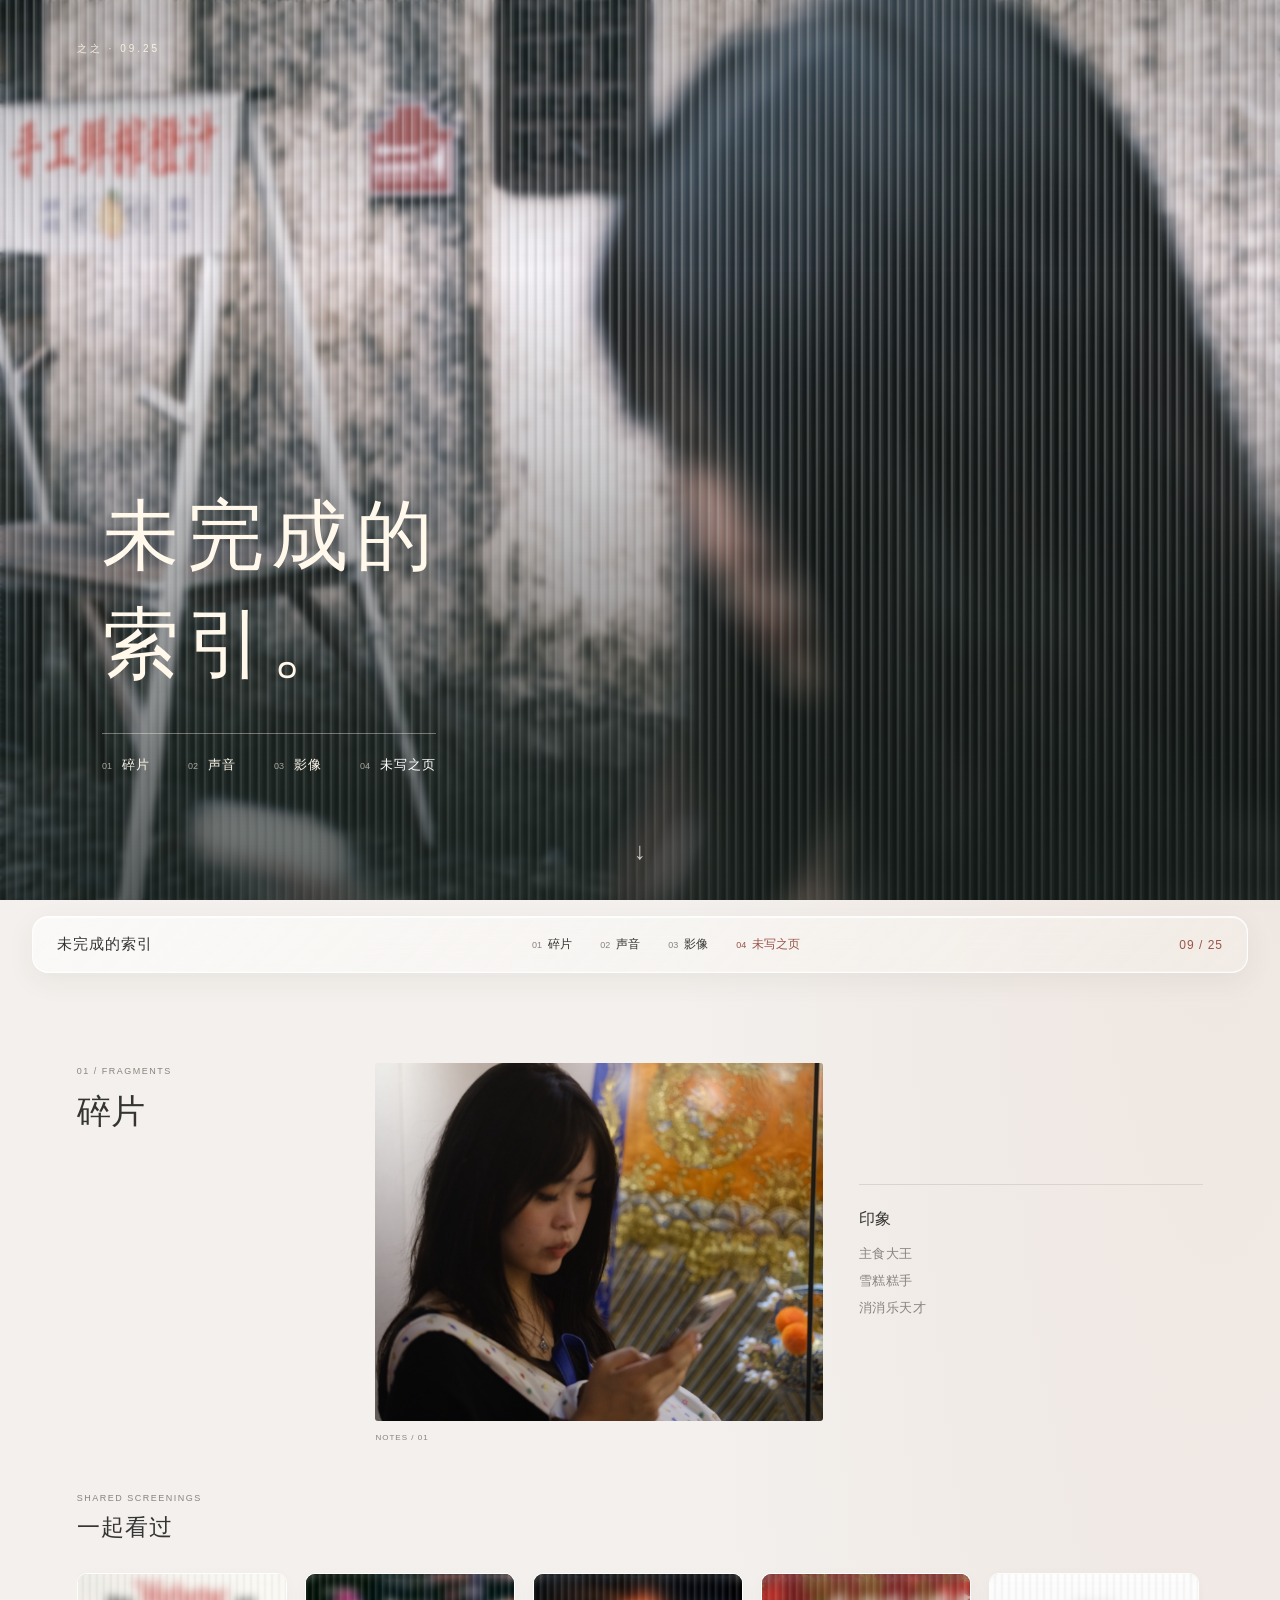
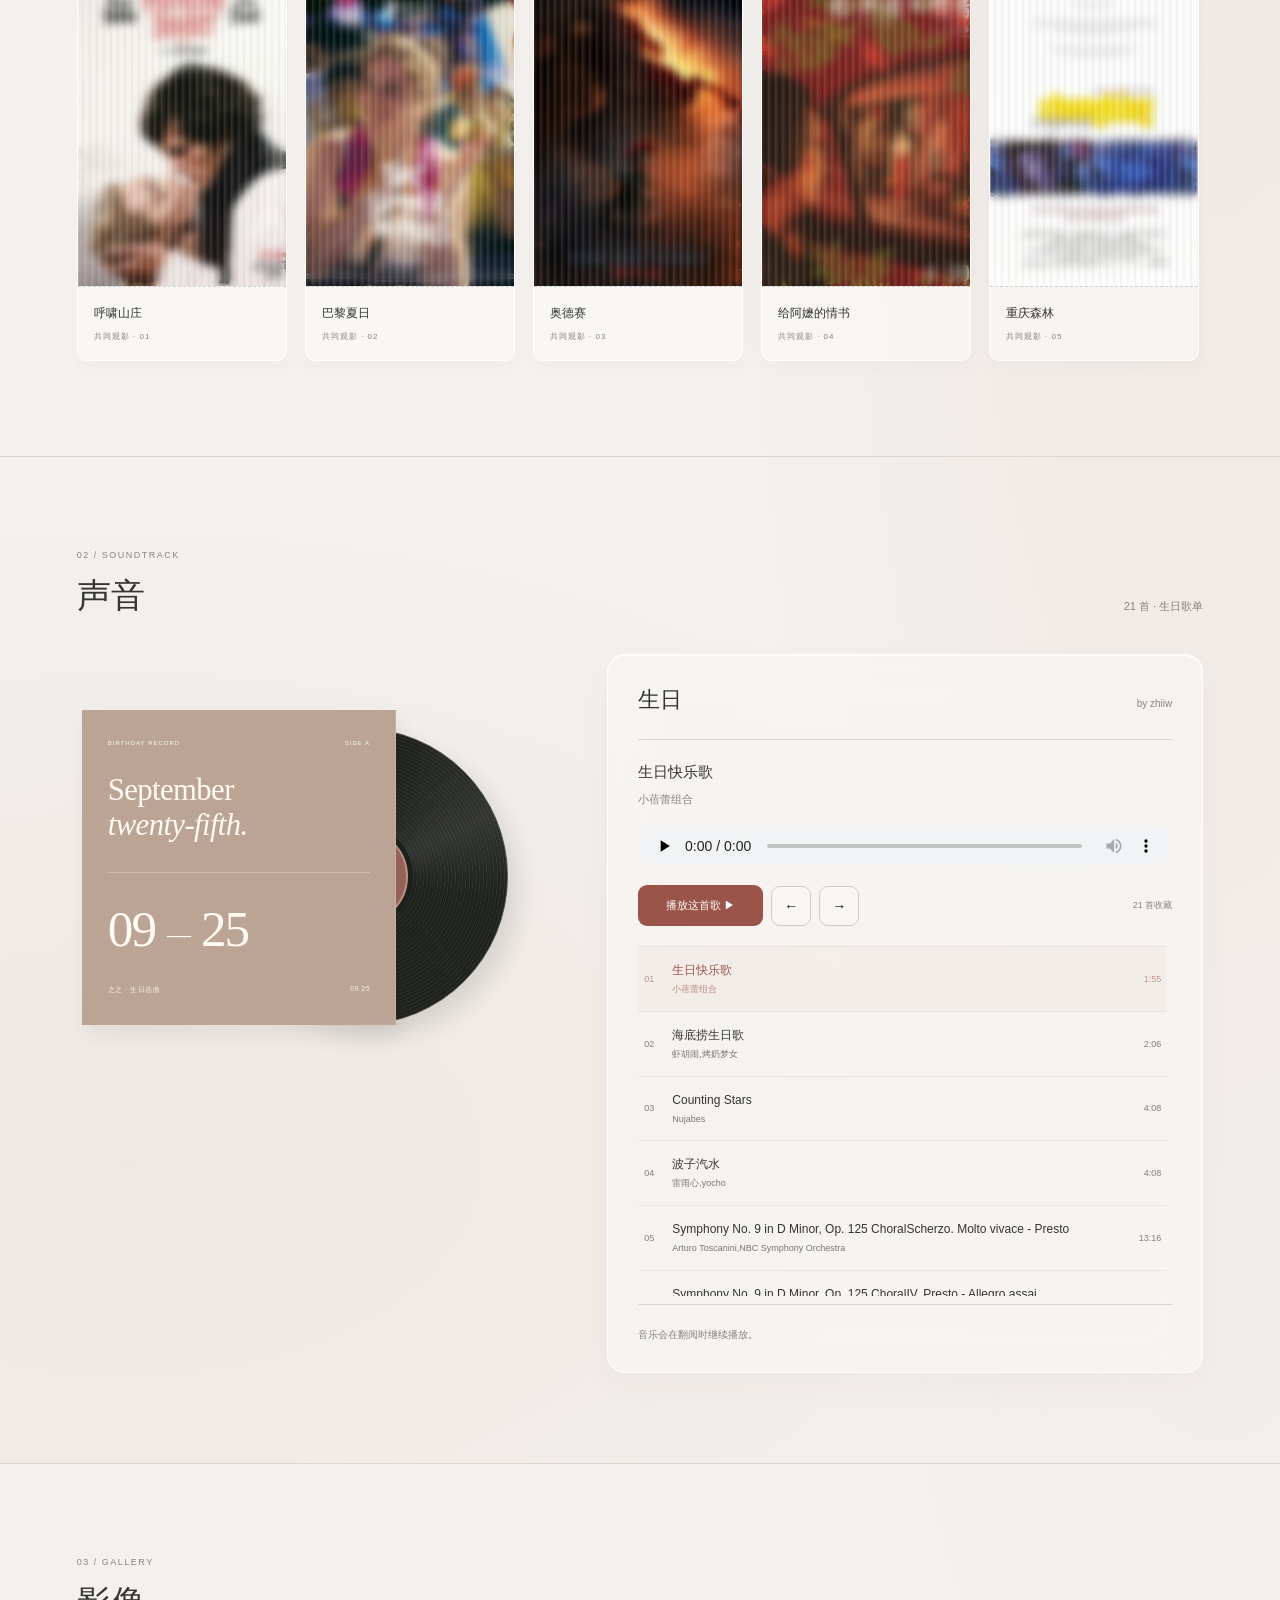
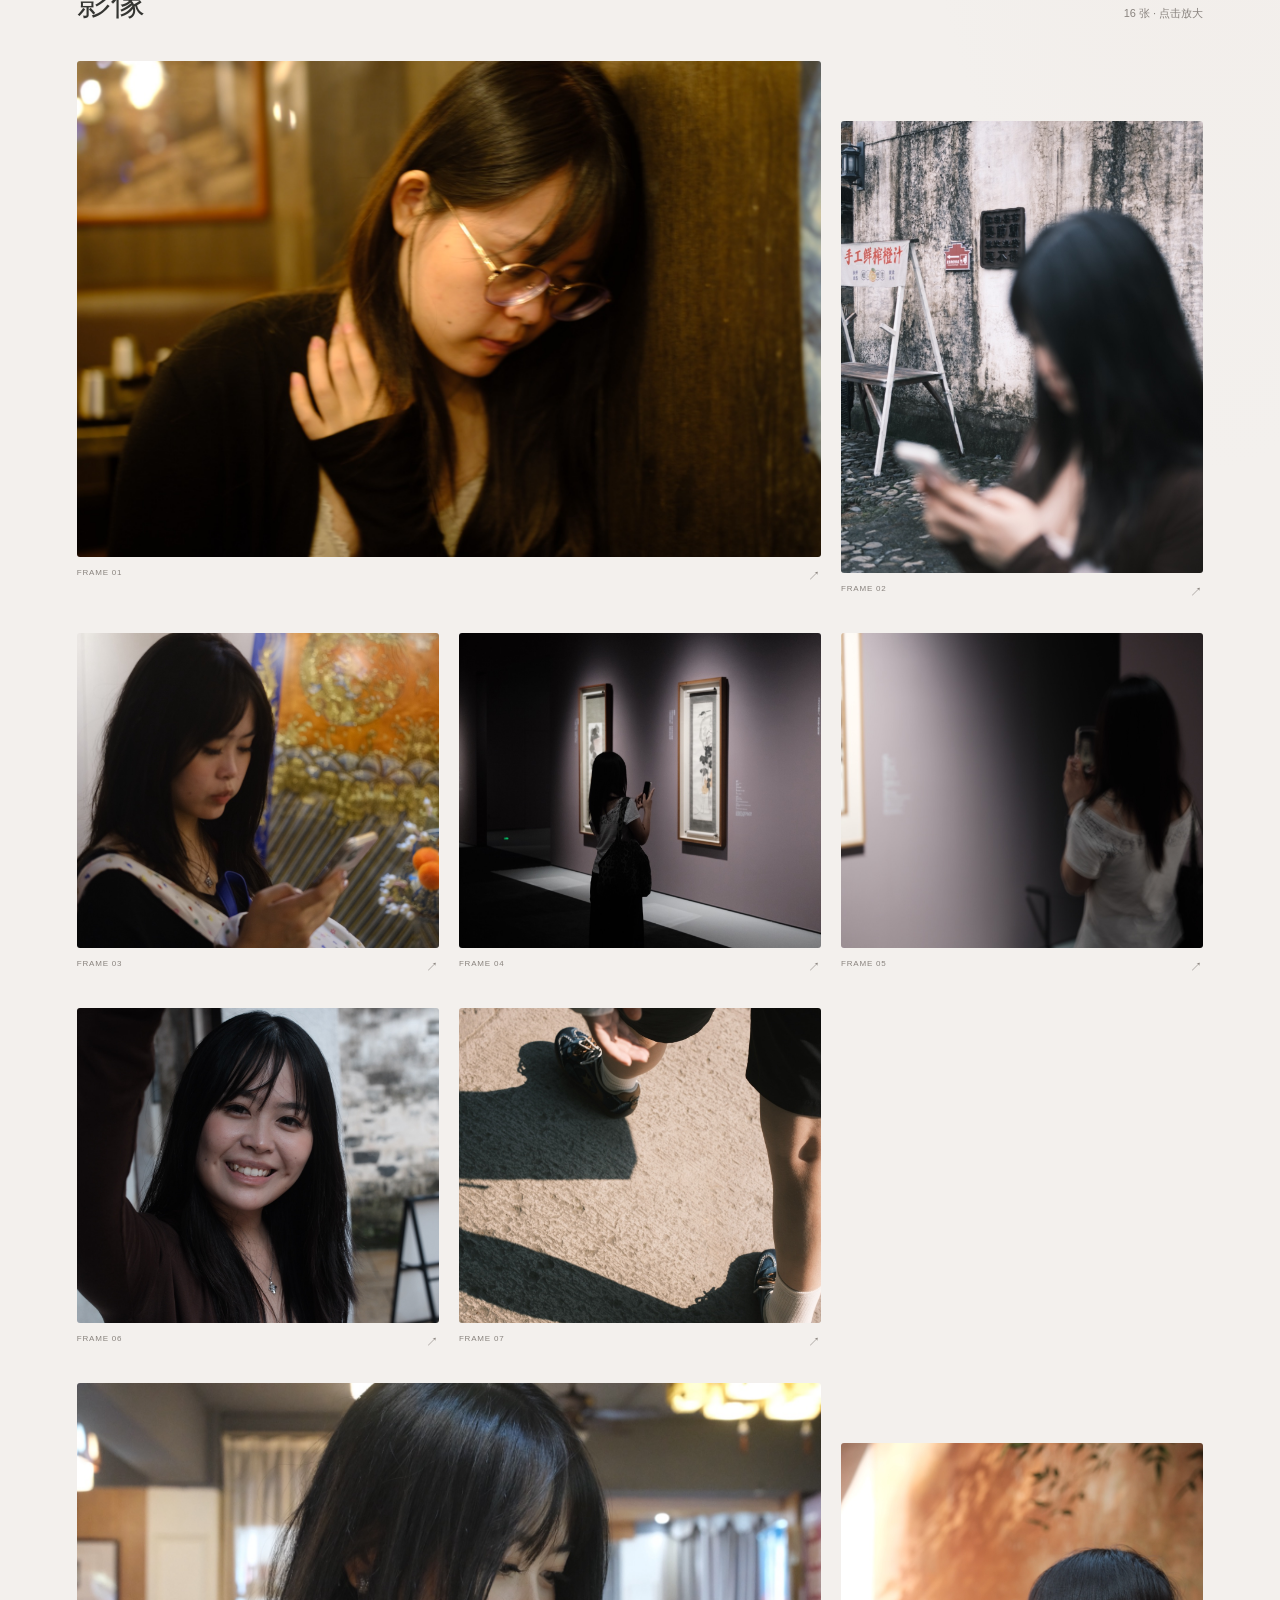
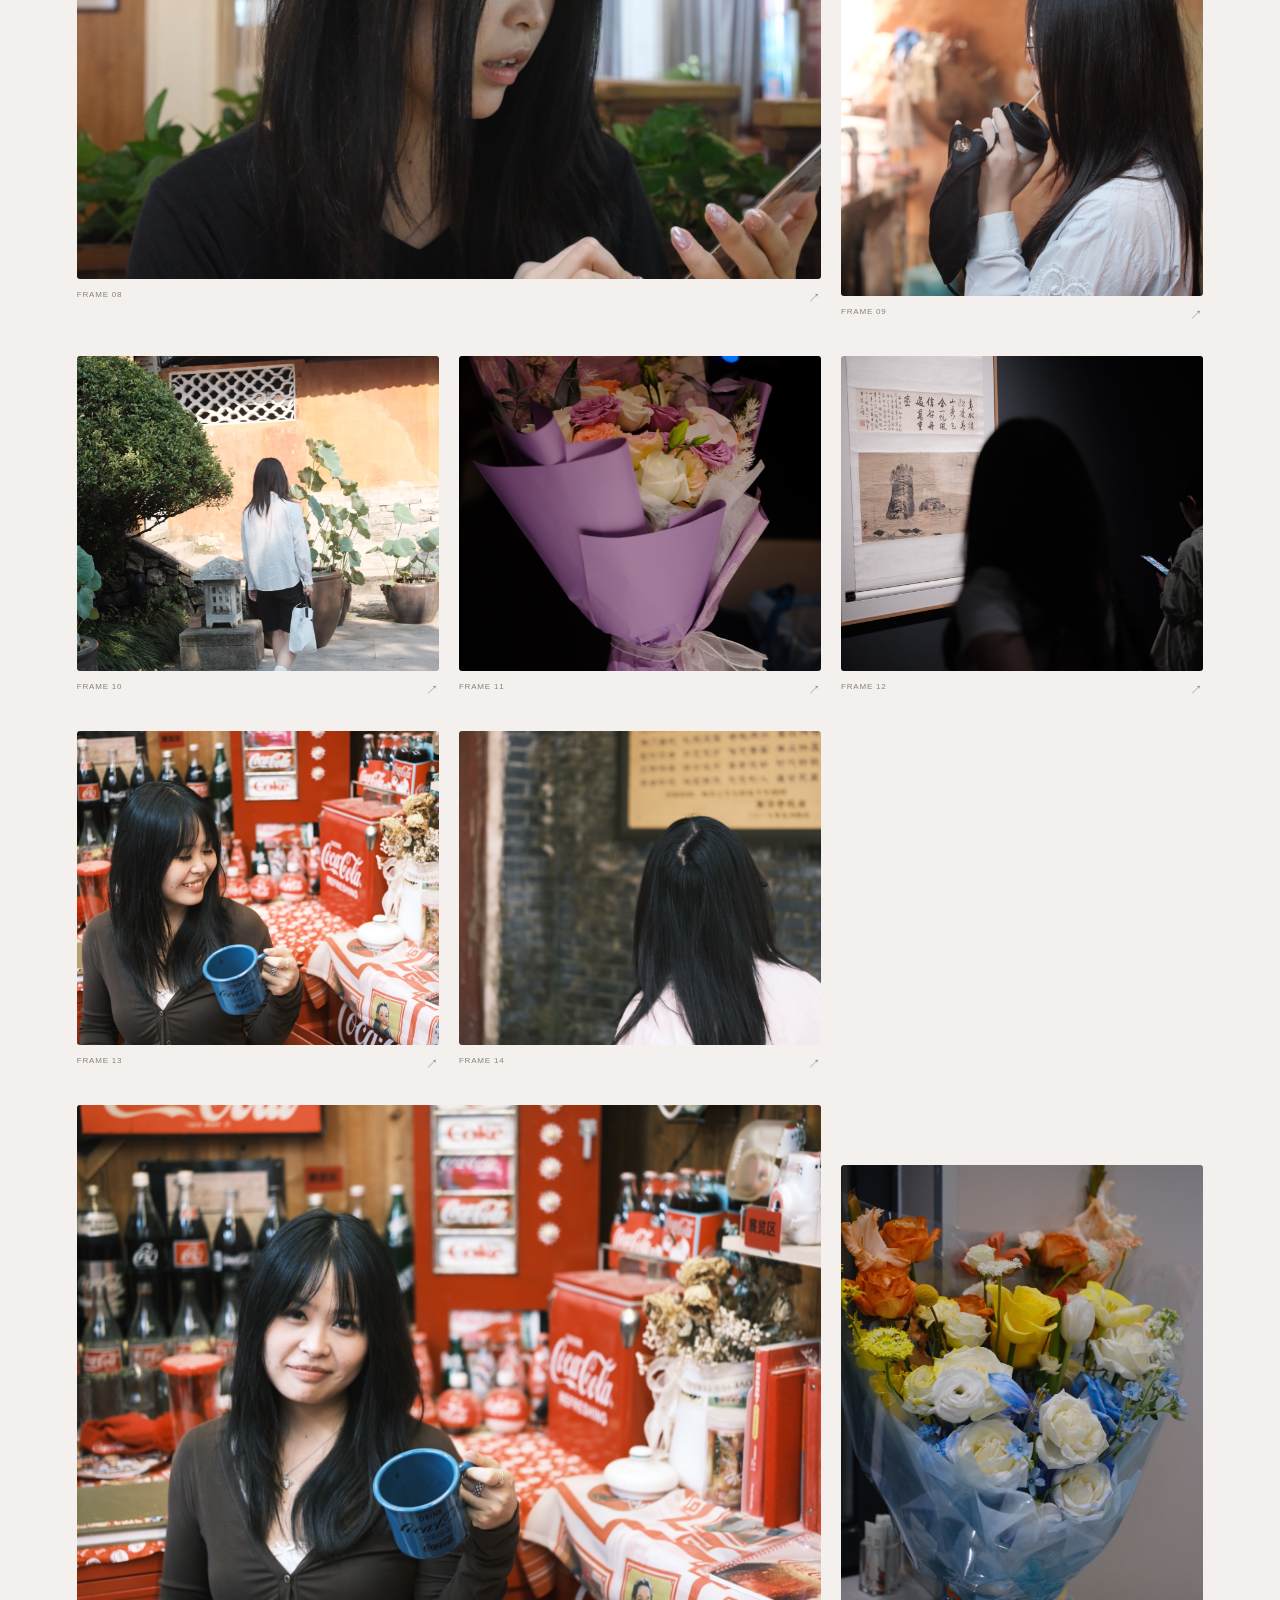
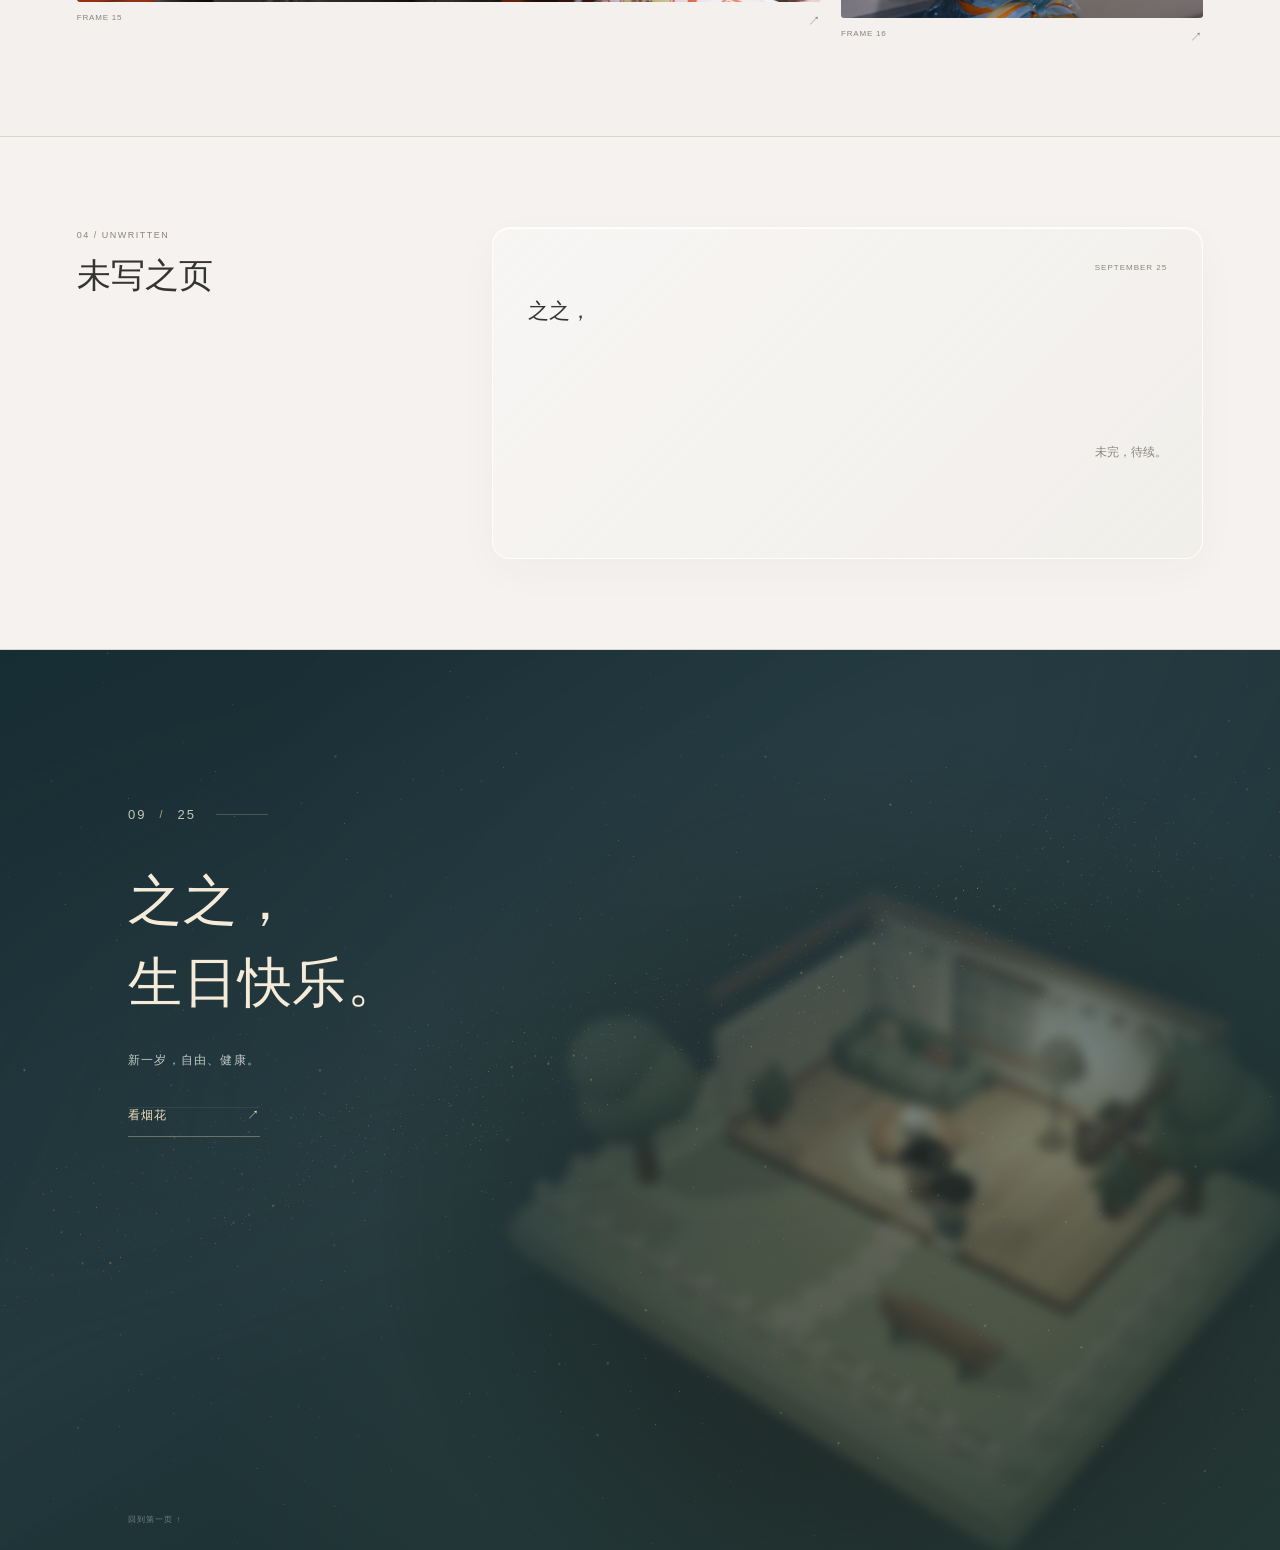
<file: lovelxz/index.html>
<!doctype html>
<html lang="zh-CN">
<head><meta charset="utf-8"><meta name="viewport" content="width=device-width,initial-scale=1"><meta name="theme-color" content="#f3f0ed"><meta name="description" content="未完成的索引。照片、音乐与随记。"><title>未完成的索引 — 致之之</title><link rel="stylesheet" href="style.css?v=postcard-2"></head>
<body>

<main>
<section class="hero" id="home" aria-label="生日册封面">
<img class="cover-photo" src="assets/DSCF1257.JPG" alt="街巷里的之之" fetchpriority="high">
<div class="cover-glass" aria-hidden="true"></div><div class="cover-shade" aria-hidden="true"></div>
<div class="cover-top"><span>之之 · 09.25</span></div>
<div class="cover-content"><h1>未完成的<br>索引<span>。</span></h1><nav class="cover-nav" aria-label="封面章节目录"><a href="#fragments">01 <span>碎片</span></a><a href="#soundtrack">02 <span>声音</span></a><a href="#gallery">03 <span>影像</span></a><a href="#unwritten">04 <span>未写之页</span></a></nav></div>
<a class="cover-scroll" href="#fragments" aria-label="向下翻阅">↓</a>
</section>
<header><a class="wordmark" href="#home">未完成的索引</a><nav aria-label="章节目录"><a href="#fragments">01 <span>碎片</span></a><a href="#soundtrack">02 <span>声音</span></a><a href="#gallery">03 <span>影像</span></a><a href="#unwritten">04 <span>未写之页</span></a></nav><a class="birthday-mark" href="#unwritten">09 / 25</a></header>
<section class="section fragments" id="fragments"><div class="section-heading"><p class="eyebrow">01 / FRAGMENTS</p><h2>碎片</h2></div><div class="fragment-layout"><div class="fragment-photo"><img loading="lazy" src="assets/DSCF0773.JPG" alt="被记录的日常瞬间"><span>NOTES / 01</span></div><div class="notes"><article><h3>印象</h3><ul class="fragment-words"><li>主食大王</li><li>雪糕糕手</li><li>消消乐天才</li></ul></article></div></div></section>
<section class="film-section" aria-labelledby="filmHeading"><div class="film-heading"><div><p class="eyebrow">SHARED SCREENINGS</p><h3 id="filmHeading">一起看过</h3></div></div><div class="film-strip"><button class="film-ticket film-1" data-film="0" aria-label="展开电影票：呼啸山庄"><span class="film-art"><img class="film-poster" src="assets/films/1.jpg" alt="呼啸山庄电影海报" loading="lazy"><span class="film-glass" aria-hidden="true"></span></span><span class="film-stub"><span>呼啸山庄</span><small>共同观影 · 01</small></span></button><button class="film-ticket film-2" data-film="1" aria-label="展开电影票：巴黎夏日"><span class="film-art"><img class="film-poster" src="assets/films/2.jpg" alt="巴黎夏日电影海报" loading="lazy"><span class="film-glass" aria-hidden="true"></span></span><span class="film-stub"><span>巴黎夏日</span><small>共同观影 · 02</small></span></button><button class="film-ticket film-3" data-film="2" aria-label="展开电影票：奥德赛"><span class="film-art"><img class="film-poster" src="assets/films/3.jpg" alt="奥德赛电影海报" loading="lazy"><span class="film-glass" aria-hidden="true"></span></span><span class="film-stub"><span>奥德赛</span><small>共同观影 · 03</small></span></button><button class="film-ticket film-4" data-film="3" aria-label="展开电影票：给阿嬷的情书"><span class="film-art"><img class="film-poster" src="assets/films/4.jpg" alt="给阿嬷的情书电影海报" loading="lazy"><span class="film-glass" aria-hidden="true"></span></span><span class="film-stub"><span>给阿嬷的情书</span><small>共同观影 · 04</small></span></button><button class="film-ticket film-5" data-film="4" aria-label="展开电影票：重庆森林"><span class="film-art"><img class="film-poster" src="assets/films/5.jpg" alt="重庆森林电影海报" loading="lazy"><span class="film-glass" aria-hidden="true"></span></span><span class="film-stub"><span>重庆森林</span><small>共同观影 · 05</small></span></button><button class="film-ticket film-6" data-film="5" aria-label="展开电影票：生化危机：爆发夜"><span class="film-art"><img class="film-poster" src="assets/films/6.jpg" alt="生化危机：爆发夜电影海报" loading="lazy"><span class="film-glass" aria-hidden="true"></span></span><span class="film-stub"><span>生化危机：爆发夜</span><small>共同观影 · 06</small></span></button></div></section>
<section class="section soundtrack" id="soundtrack"><div class="section-top"><div><p class="eyebrow">02 / SOUNDTRACK</p><h2>声音</h2></div><span class="section-note">21 首 · 生日歌单</span></div><div class="music-layout"><div class="record-art" aria-label="九月二十五日生日选曲唱片封套"><div class="record" aria-hidden="true"><div class="record-label"><span>09 / 25</span><small>SIDE A</small></div></div><div class="record-sleeve"><div class="sleeve-top"><span>BIRTHDAY RECORD</span><span>SIDE A</span></div><div class="sleeve-title">September<br><em>twenty-fifth.</em></div><div class="sleeve-rule"></div><div class="sleeve-number">09<span>—</span>25</div><div class="sleeve-bottom"><span>之之 · 生日选曲</span><span>09.25</span></div></div></div><div class="player"><h3>生日<span>by zhiiw</span></h3><div class="track-current"><span id="trackName">正在准备生日歌单…</span><small id="audioStatus" role="status">选一首歌，让音乐开始。</small></div><audio id="audio" controls preload="none" aria-label="音乐播放器"></audio><div class="music-actions"><button id="playMusic" class="button" disabled>播放这首歌 ▶</button><button id="prevTrack" class="round" aria-label="上一首" disabled>←</button><button id="nextTrack" class="round" aria-label="下一首" disabled>→</button><span id="trackCount" class="track-count"></span></div><ol id="trackList" class="track-list" aria-label="生日播放列表"></ol><div class="music-footer"><small>音乐会在翻阅时继续播放。</small></div></div></div></section>
<section class="section gallery" id="gallery"><div class="section-top"><div><p class="eyebrow">03 / GALLERY</p><h2>影像</h2></div><span class="section-note">16 张 · 点击放大</span></div><div id="photoGrid" class="photo-grid"></div></section>
<section class="letter section" id="unwritten"><div class="section-top"><div><p class="eyebrow">04 / UNWRITTEN</p><h2>未写之页</h2></div></div><div class="letter-seal is-locked"><div class="letter-paper" inert aria-hidden="true"><span class="letter-date">SEPTEMBER 25</span><h2>之之，</h2><div class="letter-space" aria-label="生日信正文留白"></div><span class="letter-sign">未完，待续。</span></div><div class="letter-lock"><svg class="lock-icon" viewBox="0 0 32 36" fill="none" aria-hidden="true"><path d="M9 15V10a7 7 0 0 1 14 0v5"/><rect x="5" y="15" width="22" height="18" rx="4"/><path d="M16 22v4"/></svg><p>11 月 3 日解锁</p><div class="lock-countdown" role="timer" aria-label="距离北京时间2026年11月3日零点解锁"><span><b>—</b><small>天</small></span><i>:</i><span><b>—</b><small>时</small></span><i>:</i><span><b>—</b><small>分</small></span><i>:</i><span><b>—</b><small>秒</small></span></div><span class="lock-timezone">北京时间 00:00</span></div></div></section>
<section class="celebration" id="celebration"><div class="cottage-haze" aria-hidden="true"><img src="assets/cottage-night.png" alt="" loading="lazy"></div><div class="nebula" aria-hidden="true"></div><canvas id="fireworks" aria-hidden="true"></canvas><div class="show-toolbar"><span>FOR ZHIZHI · 09.25</span><button id="stopShow" type="button">结束演出 ×</button></div><div id="skyCaption" class="sky-caption" aria-live="polite"></div><div class="stars" aria-hidden="true"></div><div class="celebration-content"><p class="eyebrow"><span>09</span><i>/</i><span>25</span></p><h2>之之，<br><span>生日快乐。</span></h2><p class="birthday-note">新一岁，自由、健康。</p><button id="launch" class="celebrate-button">看烟花 <span>↗</span></button><p id="wish" class="wish" role="status"></p><a id="cottageEntry" class="cottage-entry" href="room/" hidden>进入小屋 <span aria-hidden="true">↗</span></a></div><footer><a href="#home">回到第一页 ↑</a></footer></section>
</main><dialog id="lightbox" aria-label="照片查看器"><button id="closePhoto" class="close" aria-label="关闭照片">×</button><button id="prevPhoto" class="light-arrow left" aria-label="上一张照片">←</button><figure><img id="largePhoto" alt=""><figcaption id="photoCaption"></figcaption></figure><button id="nextPhoto" class="light-arrow right" aria-label="下一张照片">→</button></dialog><dialog id="filmDialog" aria-label="共同观影电影票"><button class="film-close" aria-label="关闭电影票">×</button><article class="film-detail"><span class="eyebrow">一起看过</span><img id="filmPoster" class="film-full-poster" alt=""><span class="film-detail-number" aria-hidden="true"></span><h2 id="filmTitle"></h2><p class="film-version"></p><div class="film-detail-stub"><span>共同观影</span><span id="filmIndex"></span></div></article></dialog><script src="app.js?v=full-sky-1"></script><script src="letter-lock.js?v=20261103"></script><script type="module" src="fireworks-3d.js?v=full-sky-1"></script>
</body></html>
</file>
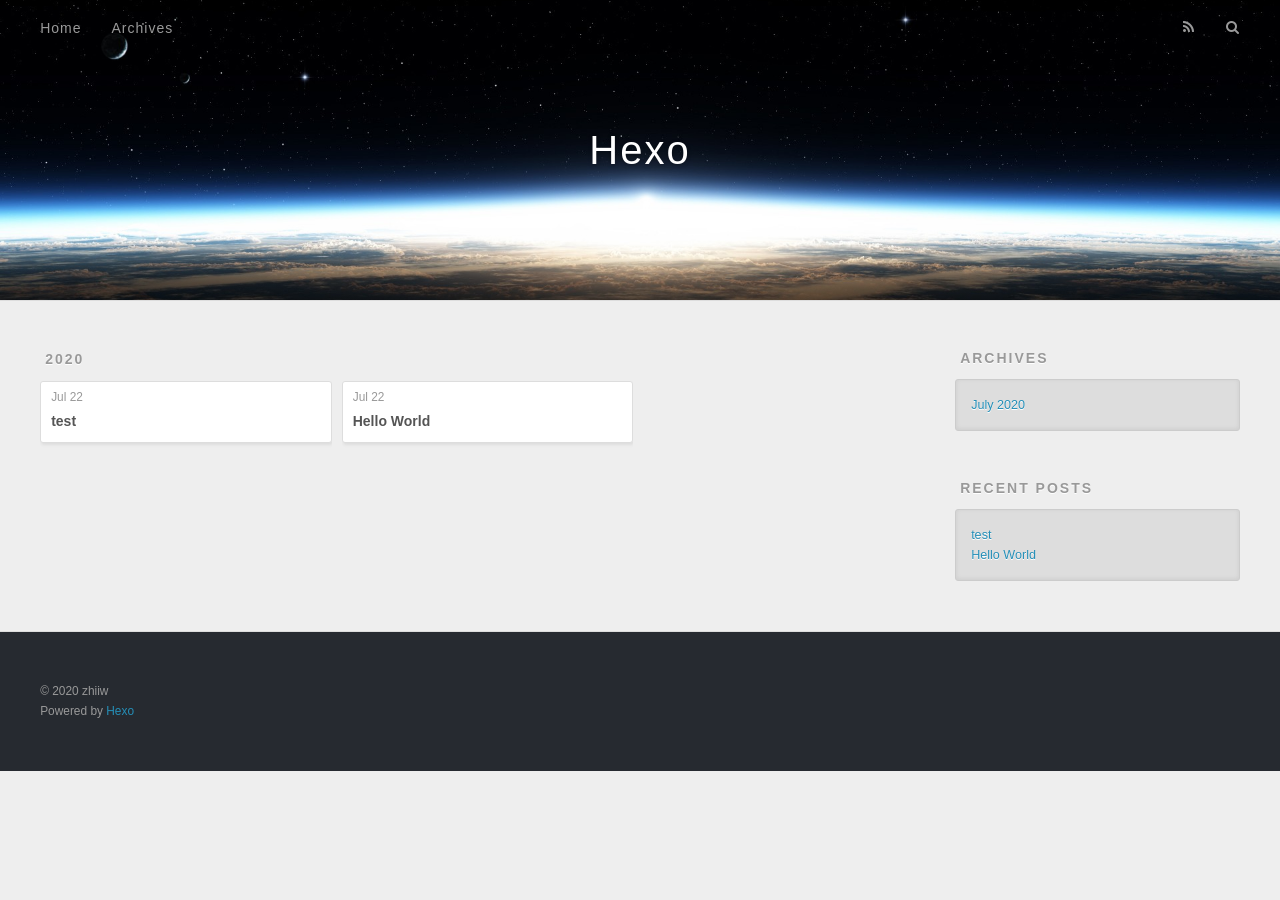
<file: archives/2020/index.html>
<!DOCTYPE html>
<html>
<head>
  <meta charset="utf-8">
  

  
  <title>Archives: 2020 | Hexo</title>
  <meta name="viewport" content="width=device-width, initial-scale=1, maximum-scale=1">
  <meta property="og:type" content="website">
<meta property="og:title" content="Hexo">
<meta property="og:url" content="http://yoursite.com/archives/2020/index.html">
<meta property="og:site_name" content="Hexo">
<meta property="og:locale" content="en_US">
<meta property="article:author" content="zhiiw">
<meta name="twitter:card" content="summary">
  
    <link rel="alternate" href="/atom.xml" title="Hexo" type="application/atom+xml">
  
  
    <link rel="icon" href="/favicon.png">
  
  
    <link href="//fonts.googleapis.com/css?family=Source+Code+Pro" rel="stylesheet" type="text/css">
  
  
<link rel="stylesheet" href="/css/style.css">

<meta name="generator" content="Hexo 4.2.1"></head>

<body>
  <div id="container">
    <div id="wrap">
      <header id="header">
  <div id="banner"></div>
  <div id="header-outer" class="outer">
    <div id="header-title" class="inner">
      <h1 id="logo-wrap">
        <a href="/" id="logo">Hexo</a>
      </h1>
      
    </div>
    <div id="header-inner" class="inner">
      <nav id="main-nav">
        <a id="main-nav-toggle" class="nav-icon"></a>
        
          <a class="main-nav-link" href="/">Home</a>
        
          <a class="main-nav-link" href="/archives">Archives</a>
        
      </nav>
      <nav id="sub-nav">
        
          <a id="nav-rss-link" class="nav-icon" href="/atom.xml" title="RSS Feed"></a>
        
        <a id="nav-search-btn" class="nav-icon" title="Search"></a>
      </nav>
      <div id="search-form-wrap">
        <form action="//google.com/search" method="get" accept-charset="UTF-8" class="search-form"><input type="search" name="q" class="search-form-input" placeholder="Search"><button type="submit" class="search-form-submit">&#xF002;</button><input type="hidden" name="sitesearch" value="http://yoursite.com"></form>
      </div>
    </div>
  </div>
</header>
      <div class="outer">
        <section id="main">
  
  
    
    
      
      
      <section class="archives-wrap">
        <div class="archive-year-wrap">
          <a href="/archives/2020" class="archive-year">2020</a>
        </div>
        <div class="archives">
    
    <article class="archive-article archive-type-post">
  <div class="archive-article-inner">
    <header class="archive-article-header">
      <a href="/2020/07/22/test/" class="archive-article-date">
  <time datetime="2020-07-21T18:26:52.000Z" itemprop="datePublished">Jul 22</time>
</a>
      
  
    <h1 itemprop="name">
      <a class="archive-article-title" href="/2020/07/22/test/">test</a>
    </h1>
  

    </header>
  </div>
</article>
  
    
    
    <article class="archive-article archive-type-post">
  <div class="archive-article-inner">
    <header class="archive-article-header">
      <a href="/2020/07/22/hello-world/" class="archive-article-date">
  <time datetime="2020-07-21T18:20:23.574Z" itemprop="datePublished">Jul 22</time>
</a>
      
  
    <h1 itemprop="name">
      <a class="archive-article-title" href="/2020/07/22/hello-world/">Hello World</a>
    </h1>
  

    </header>
  </div>
</article>
  
  
    </div></section>
  


</section>
        
          <aside id="sidebar">
  
    

  
    

  
    
  
    
  <div class="widget-wrap">
    <h3 class="widget-title">Archives</h3>
    <div class="widget">
      <ul class="archive-list"><li class="archive-list-item"><a class="archive-list-link" href="/archives/2020/07/">July 2020</a></li></ul>
    </div>
  </div>


  
    
  <div class="widget-wrap">
    <h3 class="widget-title">Recent Posts</h3>
    <div class="widget">
      <ul>
        
          <li>
            <a href="/2020/07/22/test/">test</a>
          </li>
        
          <li>
            <a href="/2020/07/22/hello-world/">Hello World</a>
          </li>
        
      </ul>
    </div>
  </div>

  
</aside>
        
      </div>
      <footer id="footer">
  
  <div class="outer">
    <div id="footer-info" class="inner">
      &copy; 2020 zhiiw<br>
      Powered by <a href="http://hexo.io/" target="_blank">Hexo</a>
    </div>
  </div>
</footer>
    </div>
    <nav id="mobile-nav">
  
    <a href="/" class="mobile-nav-link">Home</a>
  
    <a href="/archives" class="mobile-nav-link">Archives</a>
  
</nav>
    

<script src="//ajax.googleapis.com/ajax/libs/jquery/2.0.3/jquery.min.js"></script>


  
<link rel="stylesheet" href="/fancybox/jquery.fancybox.css">

  
<script src="/fancybox/jquery.fancybox.pack.js"></script>




<script src="/js/script.js"></script>




  </div>
</body>
</html>
</file>
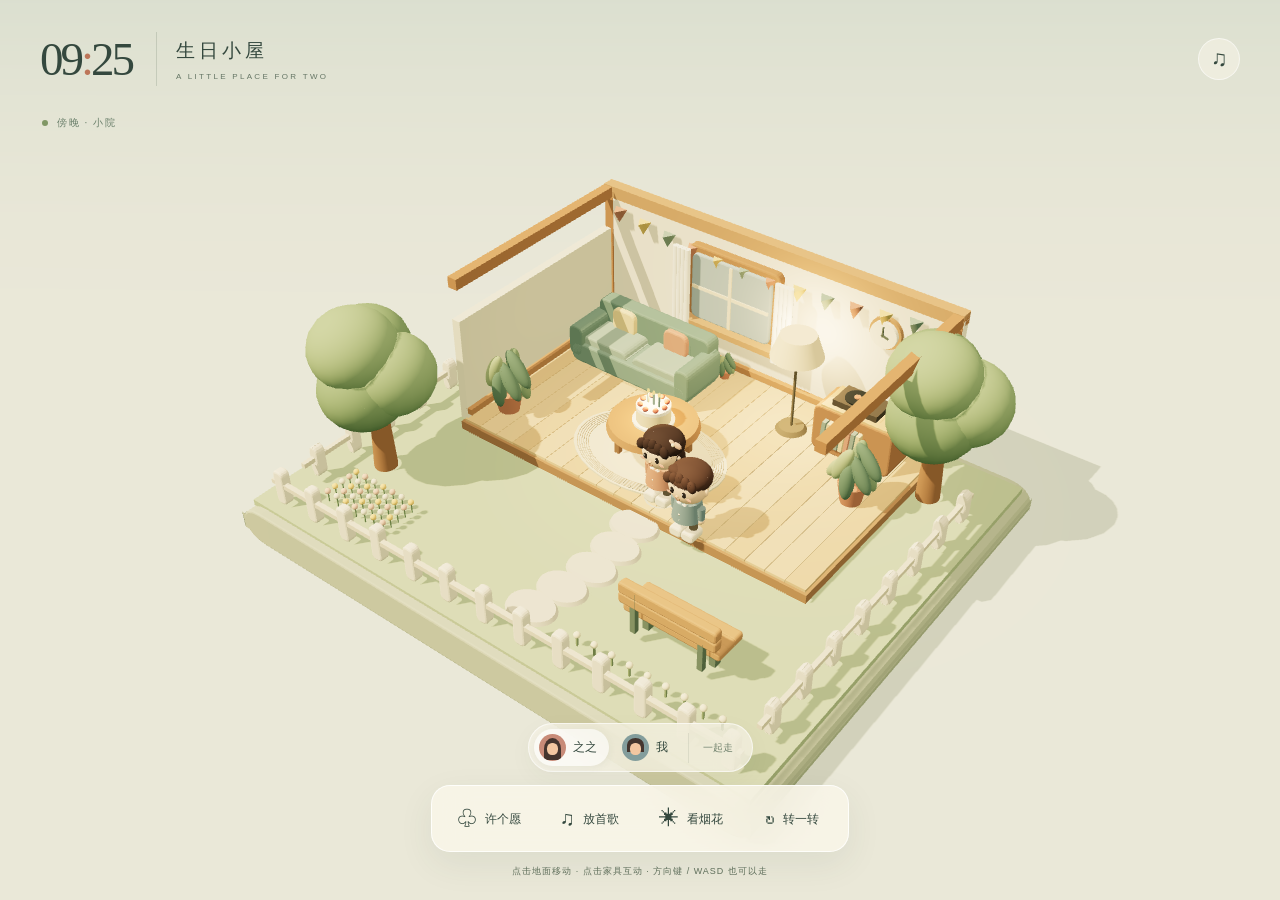
<file: lovelxz/room/index.html>
<!doctype html><html lang="zh-CN"><meta charset="utf-8"><meta name="viewport" content="width=device-width,initial-scale=1,viewport-fit=cover"><title>09:25 · 生日小屋</title><link rel="stylesheet" href="room.css"><body><canvas id="world" aria-label="生日小屋三维场景，点击地面移动人物"></canvas><header><div class="mark">09<span>:</span>25</div><div class="title"><h1>生日小屋</h1><p>A LITTLE PLACE FOR TWO</p></div><button id="sound" aria-label="切换音乐">♫</button></header><aside class="scene-label"><span class="dot"></span> 傍晚 · 小院</aside><div id="loading">正在点亮小屋…</div><div id="toast" role="status">点一下地面，去走走。</div><footer><div class="people" aria-label="选择人物"><button class="selected" data-person="0"><i class="avatar girl"></i><span>之之</span></button><button data-person="1"><i class="avatar boy"></i><span>我</span></button><button id="stand" hidden>起身</button><button id="follow" aria-pressed="true" class="follow">一起走</button></div><nav aria-label="小屋互动"><button id="cake"><span>♧</span>许个愿</button><button id="music"><span>♫</span>放首歌</button><button id="fireworks"><span>✳</span>看烟花</button><button id="view" aria-label="转动视角"><span>↻</span>转一转</button></nav><p class="hint">点击地面移动 · 点击家具互动 · 方向键 / WASD 也可以走</p></footer><script type="module" src="room.js"></script></body></html>
</file>
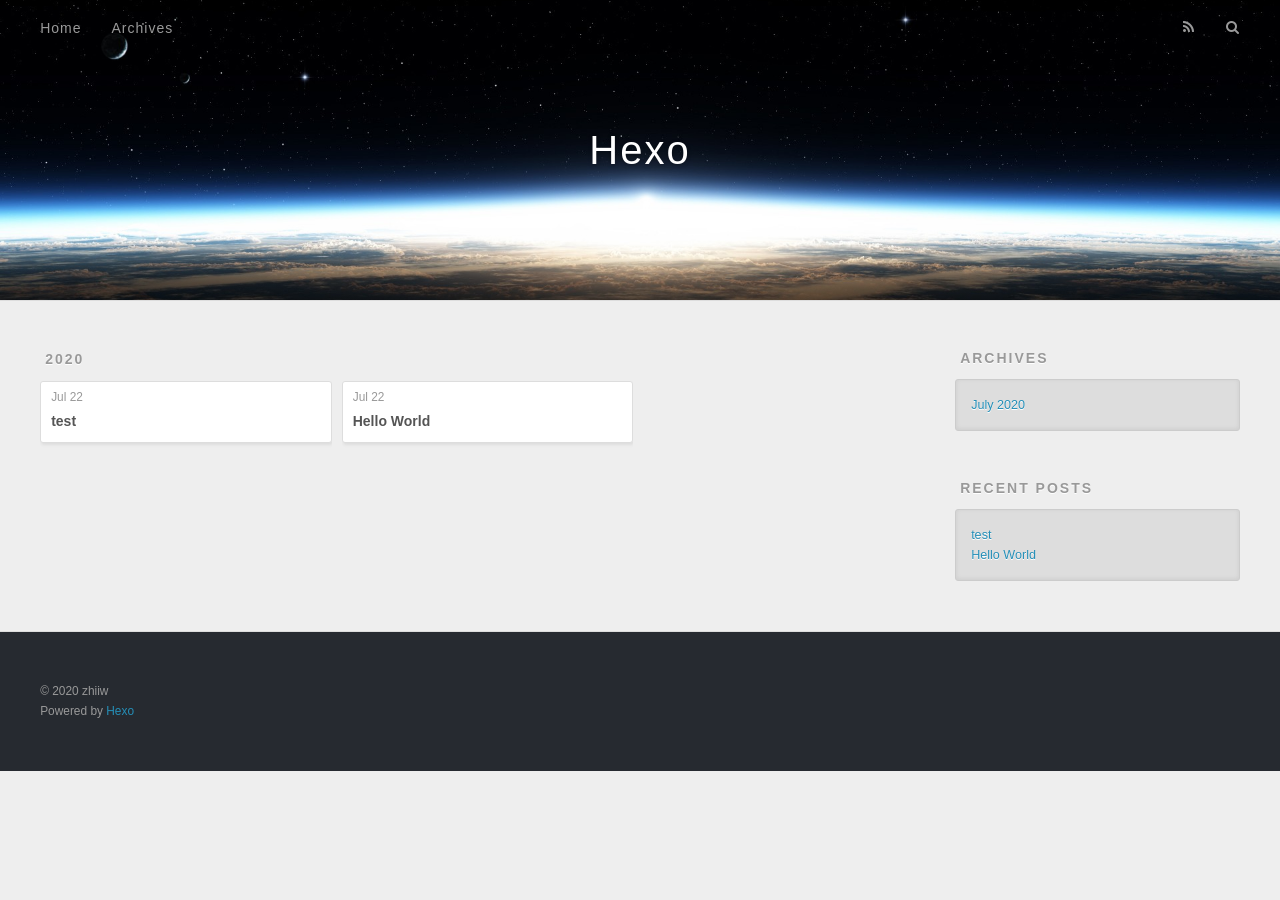
<file: archives/2020/07/index.html>
<!DOCTYPE html>
<html>
<head>
  <meta charset="utf-8">
  

  
  <title>Archives: 2020/7 | Hexo</title>
  <meta name="viewport" content="width=device-width, initial-scale=1, maximum-scale=1">
  <meta property="og:type" content="website">
<meta property="og:title" content="Hexo">
<meta property="og:url" content="http://yoursite.com/archives/2020/07/index.html">
<meta property="og:site_name" content="Hexo">
<meta property="og:locale" content="en_US">
<meta property="article:author" content="zhiiw">
<meta name="twitter:card" content="summary">
  
    <link rel="alternate" href="/atom.xml" title="Hexo" type="application/atom+xml">
  
  
    <link rel="icon" href="/favicon.png">
  
  
    <link href="//fonts.googleapis.com/css?family=Source+Code+Pro" rel="stylesheet" type="text/css">
  
  
<link rel="stylesheet" href="/css/style.css">

<meta name="generator" content="Hexo 4.2.1"></head>

<body>
  <div id="container">
    <div id="wrap">
      <header id="header">
  <div id="banner"></div>
  <div id="header-outer" class="outer">
    <div id="header-title" class="inner">
      <h1 id="logo-wrap">
        <a href="/" id="logo">Hexo</a>
      </h1>
      
    </div>
    <div id="header-inner" class="inner">
      <nav id="main-nav">
        <a id="main-nav-toggle" class="nav-icon"></a>
        
          <a class="main-nav-link" href="/">Home</a>
        
          <a class="main-nav-link" href="/archives">Archives</a>
        
      </nav>
      <nav id="sub-nav">
        
          <a id="nav-rss-link" class="nav-icon" href="/atom.xml" title="RSS Feed"></a>
        
        <a id="nav-search-btn" class="nav-icon" title="Search"></a>
      </nav>
      <div id="search-form-wrap">
        <form action="//google.com/search" method="get" accept-charset="UTF-8" class="search-form"><input type="search" name="q" class="search-form-input" placeholder="Search"><button type="submit" class="search-form-submit">&#xF002;</button><input type="hidden" name="sitesearch" value="http://yoursite.com"></form>
      </div>
    </div>
  </div>
</header>
      <div class="outer">
        <section id="main">
  
  
    
    
      
      
      <section class="archives-wrap">
        <div class="archive-year-wrap">
          <a href="/archives/2020" class="archive-year">2020</a>
        </div>
        <div class="archives">
    
    <article class="archive-article archive-type-post">
  <div class="archive-article-inner">
    <header class="archive-article-header">
      <a href="/2020/07/22/test/" class="archive-article-date">
  <time datetime="2020-07-21T18:26:52.000Z" itemprop="datePublished">Jul 22</time>
</a>
      
  
    <h1 itemprop="name">
      <a class="archive-article-title" href="/2020/07/22/test/">test</a>
    </h1>
  

    </header>
  </div>
</article>
  
    
    
    <article class="archive-article archive-type-post">
  <div class="archive-article-inner">
    <header class="archive-article-header">
      <a href="/2020/07/22/hello-world/" class="archive-article-date">
  <time datetime="2020-07-21T18:20:23.574Z" itemprop="datePublished">Jul 22</time>
</a>
      
  
    <h1 itemprop="name">
      <a class="archive-article-title" href="/2020/07/22/hello-world/">Hello World</a>
    </h1>
  

    </header>
  </div>
</article>
  
  
    </div></section>
  


</section>
        
          <aside id="sidebar">
  
    

  
    

  
    
  
    
  <div class="widget-wrap">
    <h3 class="widget-title">Archives</h3>
    <div class="widget">
      <ul class="archive-list"><li class="archive-list-item"><a class="archive-list-link" href="/archives/2020/07/">July 2020</a></li></ul>
    </div>
  </div>


  
    
  <div class="widget-wrap">
    <h3 class="widget-title">Recent Posts</h3>
    <div class="widget">
      <ul>
        
          <li>
            <a href="/2020/07/22/test/">test</a>
          </li>
        
          <li>
            <a href="/2020/07/22/hello-world/">Hello World</a>
          </li>
        
      </ul>
    </div>
  </div>

  
</aside>
        
      </div>
      <footer id="footer">
  
  <div class="outer">
    <div id="footer-info" class="inner">
      &copy; 2020 zhiiw<br>
      Powered by <a href="http://hexo.io/" target="_blank">Hexo</a>
    </div>
  </div>
</footer>
    </div>
    <nav id="mobile-nav">
  
    <a href="/" class="mobile-nav-link">Home</a>
  
    <a href="/archives" class="mobile-nav-link">Archives</a>
  
</nav>
    

<script src="//ajax.googleapis.com/ajax/libs/jquery/2.0.3/jquery.min.js"></script>


  
<link rel="stylesheet" href="/fancybox/jquery.fancybox.css">

  
<script src="/fancybox/jquery.fancybox.pack.js"></script>




<script src="/js/script.js"></script>




  </div>
</body>
</html>
</file>
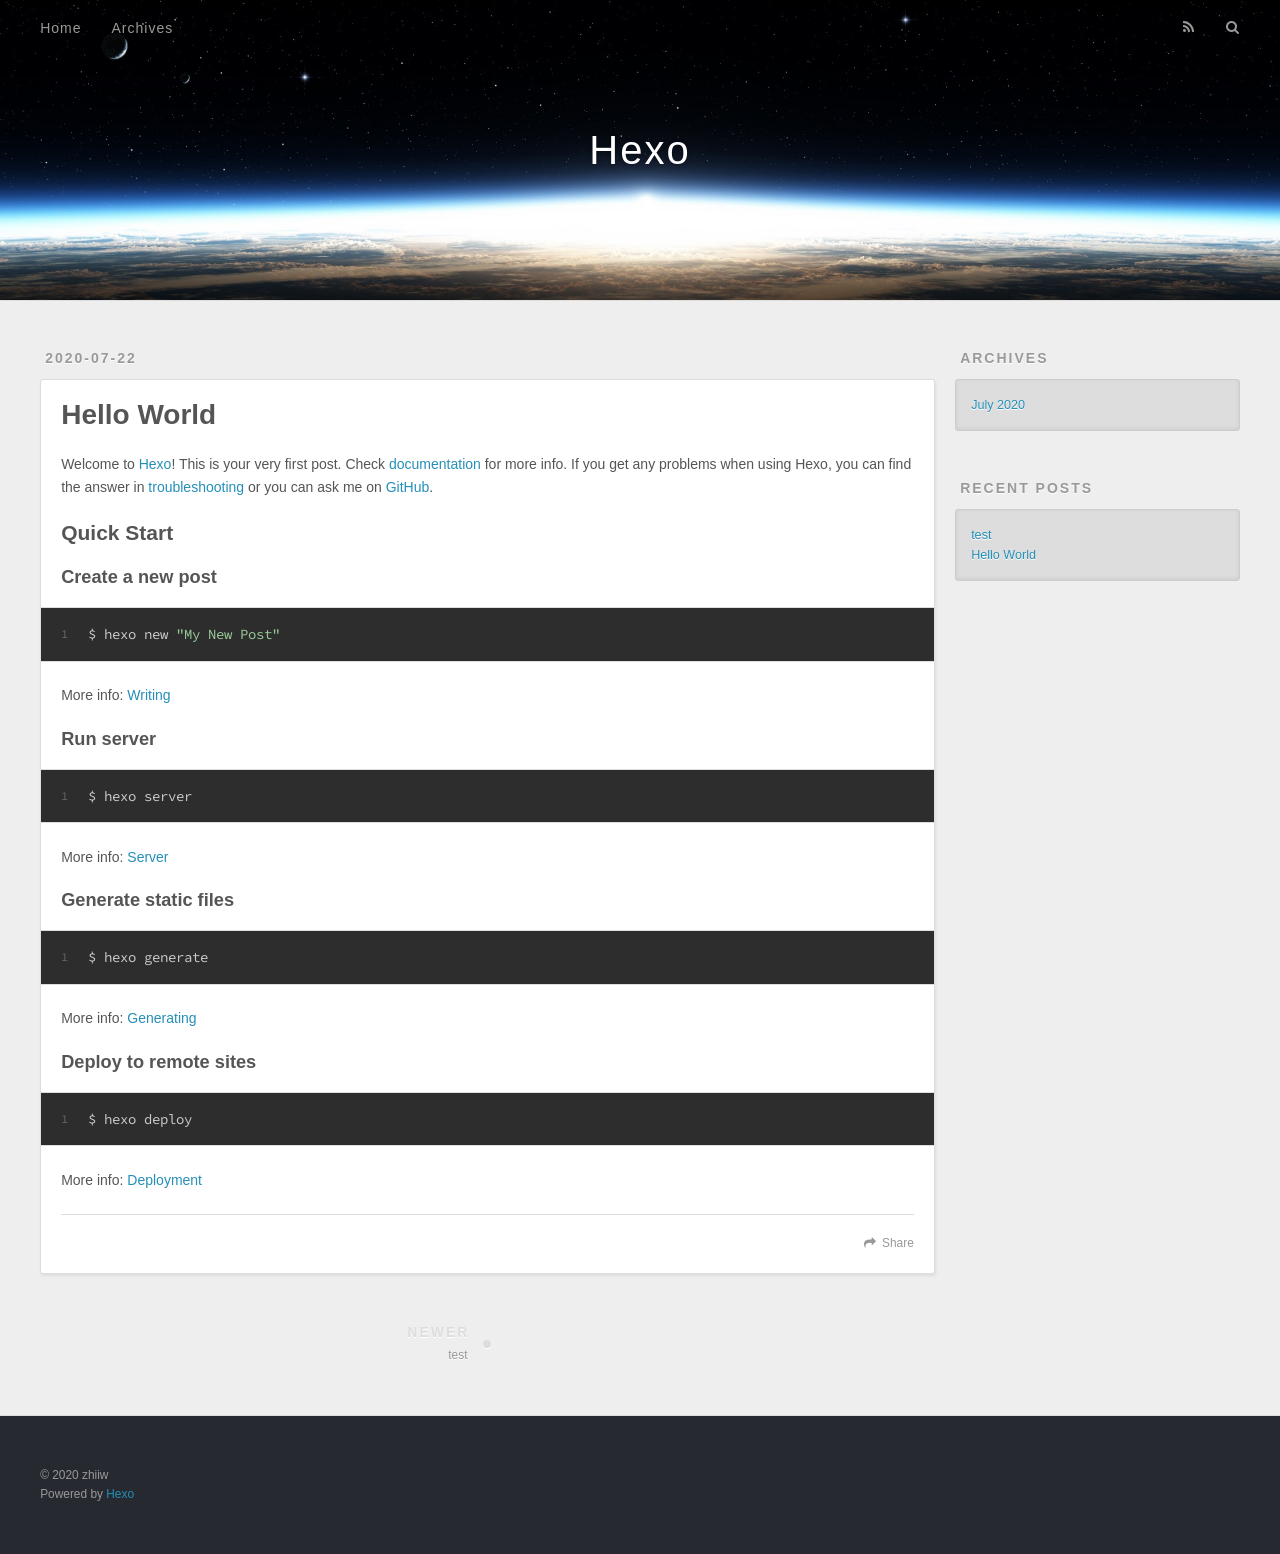
<file: 2020/07/22/hello-world/index.html>
<!DOCTYPE html>
<html>
<head>
  <meta charset="utf-8">
  

  
  <title>Hello World | Hexo</title>
  <meta name="viewport" content="width=device-width, initial-scale=1, maximum-scale=1">
  <meta name="description" content="Welcome to Hexo! This is your very first post. Check documentation for more info. If you get any problems when using Hexo, you can find the answer in troubleshooting or you can ask me on GitHub. Quick">
<meta property="og:type" content="article">
<meta property="og:title" content="Hello World">
<meta property="og:url" content="http://yoursite.com/2020/07/22/hello-world/index.html">
<meta property="og:site_name" content="Hexo">
<meta property="og:description" content="Welcome to Hexo! This is your very first post. Check documentation for more info. If you get any problems when using Hexo, you can find the answer in troubleshooting or you can ask me on GitHub. Quick">
<meta property="og:locale" content="en_US">
<meta property="article:published_time" content="2020-07-21T18:20:23.574Z">
<meta property="article:modified_time" content="2020-07-21T18:20:23.574Z">
<meta property="article:author" content="zhiiw">
<meta name="twitter:card" content="summary">
  
    <link rel="alternate" href="/atom.xml" title="Hexo" type="application/atom+xml">
  
  
    <link rel="icon" href="/favicon.png">
  
  
    <link href="//fonts.googleapis.com/css?family=Source+Code+Pro" rel="stylesheet" type="text/css">
  
  
<link rel="stylesheet" href="/css/style.css">

<meta name="generator" content="Hexo 4.2.1"></head>

<body>
  <div id="container">
    <div id="wrap">
      <header id="header">
  <div id="banner"></div>
  <div id="header-outer" class="outer">
    <div id="header-title" class="inner">
      <h1 id="logo-wrap">
        <a href="/" id="logo">Hexo</a>
      </h1>
      
    </div>
    <div id="header-inner" class="inner">
      <nav id="main-nav">
        <a id="main-nav-toggle" class="nav-icon"></a>
        
          <a class="main-nav-link" href="/">Home</a>
        
          <a class="main-nav-link" href="/archives">Archives</a>
        
      </nav>
      <nav id="sub-nav">
        
          <a id="nav-rss-link" class="nav-icon" href="/atom.xml" title="RSS Feed"></a>
        
        <a id="nav-search-btn" class="nav-icon" title="Search"></a>
      </nav>
      <div id="search-form-wrap">
        <form action="//google.com/search" method="get" accept-charset="UTF-8" class="search-form"><input type="search" name="q" class="search-form-input" placeholder="Search"><button type="submit" class="search-form-submit">&#xF002;</button><input type="hidden" name="sitesearch" value="http://yoursite.com"></form>
      </div>
    </div>
  </div>
</header>
      <div class="outer">
        <section id="main"><article id="post-hello-world" class="article article-type-post" itemscope itemprop="blogPost">
  <div class="article-meta">
    <a href="/2020/07/22/hello-world/" class="article-date">
  <time datetime="2020-07-21T18:20:23.574Z" itemprop="datePublished">2020-07-22</time>
</a>
    
  </div>
  <div class="article-inner">
    
    
      <header class="article-header">
        
  
    <h1 class="article-title" itemprop="name">
      Hello World
    </h1>
  

      </header>
    
    <div class="article-entry" itemprop="articleBody">
      
        <p>Welcome to <a href="https://hexo.io/" target="_blank" rel="noopener">Hexo</a>! This is your very first post. Check <a href="https://hexo.io/docs/" target="_blank" rel="noopener">documentation</a> for more info. If you get any problems when using Hexo, you can find the answer in <a href="https://hexo.io/docs/troubleshooting.html" target="_blank" rel="noopener">troubleshooting</a> or you can ask me on <a href="https://github.com/hexojs/hexo/issues" target="_blank" rel="noopener">GitHub</a>.</p>
<h2 id="Quick-Start"><a href="#Quick-Start" class="headerlink" title="Quick Start"></a>Quick Start</h2><h3 id="Create-a-new-post"><a href="#Create-a-new-post" class="headerlink" title="Create a new post"></a>Create a new post</h3><figure class="highlight bash"><table><tr><td class="gutter"><pre><span class="line">1</span><br></pre></td><td class="code"><pre><span class="line">$ hexo new <span class="string">"My New Post"</span></span><br></pre></td></tr></table></figure>

<p>More info: <a href="https://hexo.io/docs/writing.html" target="_blank" rel="noopener">Writing</a></p>
<h3 id="Run-server"><a href="#Run-server" class="headerlink" title="Run server"></a>Run server</h3><figure class="highlight bash"><table><tr><td class="gutter"><pre><span class="line">1</span><br></pre></td><td class="code"><pre><span class="line">$ hexo server</span><br></pre></td></tr></table></figure>

<p>More info: <a href="https://hexo.io/docs/server.html" target="_blank" rel="noopener">Server</a></p>
<h3 id="Generate-static-files"><a href="#Generate-static-files" class="headerlink" title="Generate static files"></a>Generate static files</h3><figure class="highlight bash"><table><tr><td class="gutter"><pre><span class="line">1</span><br></pre></td><td class="code"><pre><span class="line">$ hexo generate</span><br></pre></td></tr></table></figure>

<p>More info: <a href="https://hexo.io/docs/generating.html" target="_blank" rel="noopener">Generating</a></p>
<h3 id="Deploy-to-remote-sites"><a href="#Deploy-to-remote-sites" class="headerlink" title="Deploy to remote sites"></a>Deploy to remote sites</h3><figure class="highlight bash"><table><tr><td class="gutter"><pre><span class="line">1</span><br></pre></td><td class="code"><pre><span class="line">$ hexo deploy</span><br></pre></td></tr></table></figure>

<p>More info: <a href="https://hexo.io/docs/one-command-deployment.html" target="_blank" rel="noopener">Deployment</a></p>

      
    </div>
    <footer class="article-footer">
      <a data-url="http://yoursite.com/2020/07/22/hello-world/" data-id="ckcwclxxp000182tkdqxsh1i9" class="article-share-link">Share</a>
      
      
    </footer>
  </div>
  
    
<nav id="article-nav">
  
    <a href="/2020/07/22/test/" id="article-nav-newer" class="article-nav-link-wrap">
      <strong class="article-nav-caption">Newer</strong>
      <div class="article-nav-title">
        
          test
        
      </div>
    </a>
  
  
</nav>

  
</article>

</section>
        
          <aside id="sidebar">
  
    

  
    

  
    
  
    
  <div class="widget-wrap">
    <h3 class="widget-title">Archives</h3>
    <div class="widget">
      <ul class="archive-list"><li class="archive-list-item"><a class="archive-list-link" href="/archives/2020/07/">July 2020</a></li></ul>
    </div>
  </div>


  
    
  <div class="widget-wrap">
    <h3 class="widget-title">Recent Posts</h3>
    <div class="widget">
      <ul>
        
          <li>
            <a href="/2020/07/22/test/">test</a>
          </li>
        
          <li>
            <a href="/2020/07/22/hello-world/">Hello World</a>
          </li>
        
      </ul>
    </div>
  </div>

  
</aside>
        
      </div>
      <footer id="footer">
  
  <div class="outer">
    <div id="footer-info" class="inner">
      &copy; 2020 zhiiw<br>
      Powered by <a href="http://hexo.io/" target="_blank">Hexo</a>
    </div>
  </div>
</footer>
    </div>
    <nav id="mobile-nav">
  
    <a href="/" class="mobile-nav-link">Home</a>
  
    <a href="/archives" class="mobile-nav-link">Archives</a>
  
</nav>
    

<script src="//ajax.googleapis.com/ajax/libs/jquery/2.0.3/jquery.min.js"></script>


  
<link rel="stylesheet" href="/fancybox/jquery.fancybox.css">

  
<script src="/fancybox/jquery.fancybox.pack.js"></script>




<script src="/js/script.js"></script>




  </div>
</body>
</html>
</file>
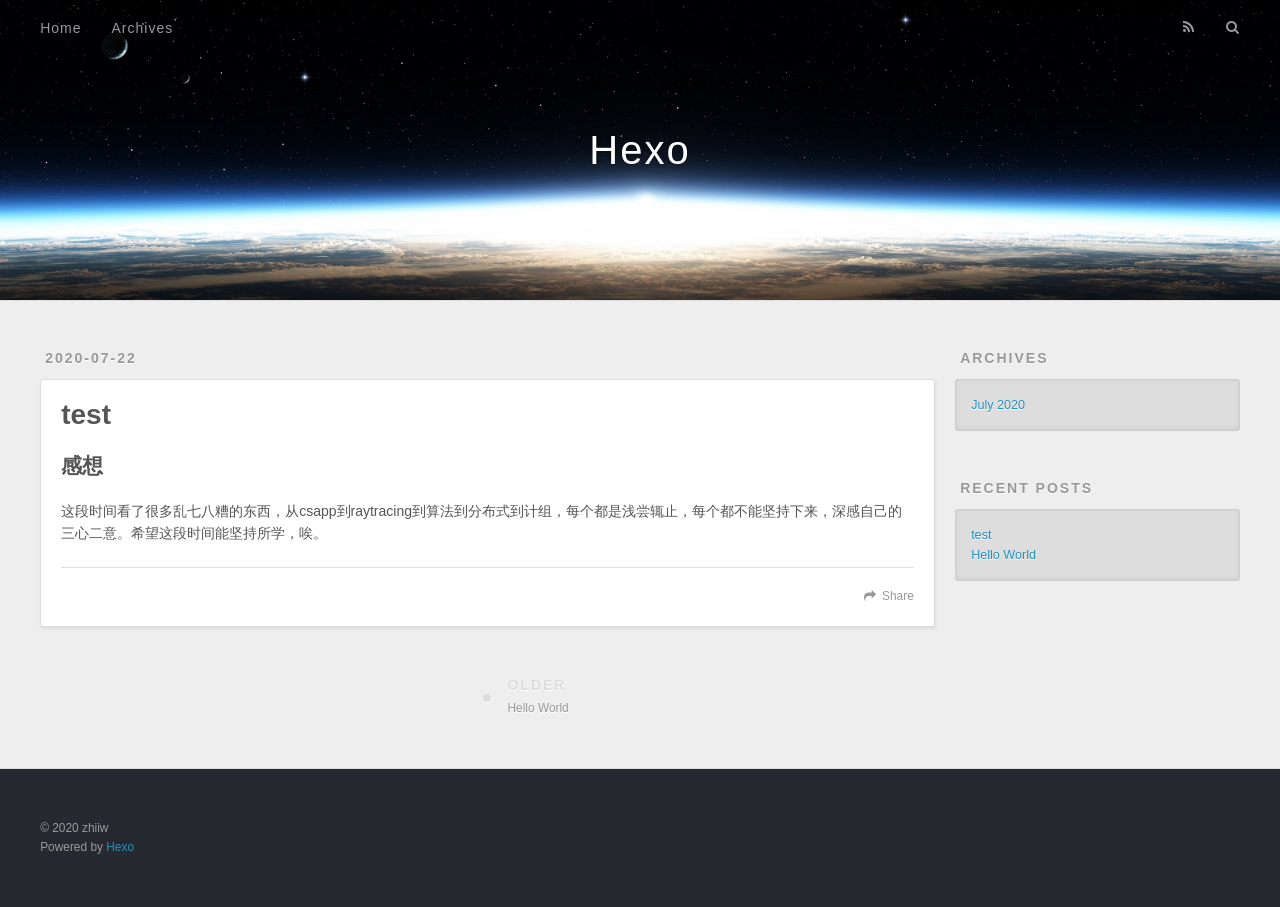
<file: 2020/07/22/test/index.html>
<!DOCTYPE html>
<html>
<head>
  <meta charset="utf-8">
  

  
  <title>test | Hexo</title>
  <meta name="viewport" content="width=device-width, initial-scale=1, maximum-scale=1">
  <meta name="description" content="感想这段时间看了很多乱七八糟的东西，从csapp到raytracing到算法到分布式到计组，每个都是浅尝辄止，每个都不能坚持下来，深感自己的三心二意。希望这段时间能坚持所学，唉。">
<meta property="og:type" content="article">
<meta property="og:title" content="test">
<meta property="og:url" content="http://yoursite.com/2020/07/22/test/index.html">
<meta property="og:site_name" content="Hexo">
<meta property="og:description" content="感想这段时间看了很多乱七八糟的东西，从csapp到raytracing到算法到分布式到计组，每个都是浅尝辄止，每个都不能坚持下来，深感自己的三心二意。希望这段时间能坚持所学，唉。">
<meta property="og:locale" content="en_US">
<meta property="article:published_time" content="2020-07-21T18:26:52.000Z">
<meta property="article:modified_time" content="2020-08-14T20:04:37.843Z">
<meta property="article:author" content="zhiiw">
<meta name="twitter:card" content="summary">
  
    <link rel="alternate" href="/atom.xml" title="Hexo" type="application/atom+xml">
  
  
    <link rel="icon" href="/favicon.png">
  
  
    <link href="//fonts.googleapis.com/css?family=Source+Code+Pro" rel="stylesheet" type="text/css">
  
  
<link rel="stylesheet" href="/css/style.css">

<meta name="generator" content="Hexo 4.2.1"></head>

<body>
  <div id="container">
    <div id="wrap">
      <header id="header">
  <div id="banner"></div>
  <div id="header-outer" class="outer">
    <div id="header-title" class="inner">
      <h1 id="logo-wrap">
        <a href="/" id="logo">Hexo</a>
      </h1>
      
    </div>
    <div id="header-inner" class="inner">
      <nav id="main-nav">
        <a id="main-nav-toggle" class="nav-icon"></a>
        
          <a class="main-nav-link" href="/">Home</a>
        
          <a class="main-nav-link" href="/archives">Archives</a>
        
      </nav>
      <nav id="sub-nav">
        
          <a id="nav-rss-link" class="nav-icon" href="/atom.xml" title="RSS Feed"></a>
        
        <a id="nav-search-btn" class="nav-icon" title="Search"></a>
      </nav>
      <div id="search-form-wrap">
        <form action="//google.com/search" method="get" accept-charset="UTF-8" class="search-form"><input type="search" name="q" class="search-form-input" placeholder="Search"><button type="submit" class="search-form-submit">&#xF002;</button><input type="hidden" name="sitesearch" value="http://yoursite.com"></form>
      </div>
    </div>
  </div>
</header>
      <div class="outer">
        <section id="main"><article id="post-test" class="article article-type-post" itemscope itemprop="blogPost">
  <div class="article-meta">
    <a href="/2020/07/22/test/" class="article-date">
  <time datetime="2020-07-21T18:26:52.000Z" itemprop="datePublished">2020-07-22</time>
</a>
    
  </div>
  <div class="article-inner">
    
    
      <header class="article-header">
        
  
    <h1 class="article-title" itemprop="name">
      test
    </h1>
  

      </header>
    
    <div class="article-entry" itemprop="articleBody">
      
        <h2 id="感想"><a href="#感想" class="headerlink" title="感想"></a>感想</h2><p>这段时间看了很多乱七八糟的东西，从csapp到raytracing到算法到分布式到计组，每个都是浅尝辄止，每个都不能坚持下来，深感自己的三心二意。希望这段时间能坚持所学，唉。</p>

      
    </div>
    <footer class="article-footer">
      <a data-url="http://yoursite.com/2020/07/22/test/" data-id="ckcwclxxg000082tkgx1kgljq" class="article-share-link">Share</a>
      
      
    </footer>
  </div>
  
    
<nav id="article-nav">
  
  
    <a href="/2020/07/22/hello-world/" id="article-nav-older" class="article-nav-link-wrap">
      <strong class="article-nav-caption">Older</strong>
      <div class="article-nav-title">Hello World</div>
    </a>
  
</nav>

  
</article>

</section>
        
          <aside id="sidebar">
  
    

  
    

  
    
  
    
  <div class="widget-wrap">
    <h3 class="widget-title">Archives</h3>
    <div class="widget">
      <ul class="archive-list"><li class="archive-list-item"><a class="archive-list-link" href="/archives/2020/07/">July 2020</a></li></ul>
    </div>
  </div>


  
    
  <div class="widget-wrap">
    <h3 class="widget-title">Recent Posts</h3>
    <div class="widget">
      <ul>
        
          <li>
            <a href="/2020/07/22/test/">test</a>
          </li>
        
          <li>
            <a href="/2020/07/22/hello-world/">Hello World</a>
          </li>
        
      </ul>
    </div>
  </div>

  
</aside>
        
      </div>
      <footer id="footer">
  
  <div class="outer">
    <div id="footer-info" class="inner">
      &copy; 2020 zhiiw<br>
      Powered by <a href="http://hexo.io/" target="_blank">Hexo</a>
    </div>
  </div>
</footer>
    </div>
    <nav id="mobile-nav">
  
    <a href="/" class="mobile-nav-link">Home</a>
  
    <a href="/archives" class="mobile-nav-link">Archives</a>
  
</nav>
    

<script src="//ajax.googleapis.com/ajax/libs/jquery/2.0.3/jquery.min.js"></script>


  
<link rel="stylesheet" href="/fancybox/jquery.fancybox.css">

  
<script src="/fancybox/jquery.fancybox.pack.js"></script>




<script src="/js/script.js"></script>




  </div>
</body>
</html>
</file>
<file: lovelxz/style.css>
:root{--paper:#f3f0ed;--ink:#343532;--muted:#89837e;--line:#d9d4ce;--wine:#9a5449;--serif:Georgia,'Times New Roman',serif;--sans:-apple-system,BlinkMacSystemFont,'PingFang SC','Microsoft YaHei',sans-serif;--glass:rgba(255,255,255,.38)}
*{box-sizing:border-box}html{scroll-behavior:smooth;scroll-padding-top:110px}body{margin:0;color:var(--ink);font-family:var(--sans);font-size:14px;background:radial-gradient(ellipse at 95% 2%,#e7d4cb66,transparent 32%),var(--paper)}a{color:inherit;text-decoration:none}button,input{font:inherit}button{cursor:pointer}button:disabled{opacity:.4;cursor:default}a,button{-webkit-tap-highlight-color:transparent}a:focus-visible,button:focus-visible{outline:2px solid var(--wine);outline-offset:5px}h1,h2,h3,p{margin:0}img{display:block}header{position:sticky;top:16px;z-index:20;max-width:1280px;margin:16px auto 0;width:calc(100% - 64px);padding:18px 24px;display:flex;align-items:center;justify-content:space-between;gap:24px;background:#ffffff88;border:1px solid #ffffffe0;border-radius:16px;box-shadow:0 4px 25px #584b3d06,inset 0 1px 1px white;backdrop-filter:blur(24px) saturate(1.15);-webkit-backdrop-filter:blur(24px) saturate(1.15)}.wordmark{font-size:15px;font-weight:500;letter-spacing:1px;white-space:nowrap}nav{display:flex;gap:28px}nav a{font-size:9px;color:var(--muted);display:flex;align-items:baseline;gap:6px}nav a span{font-size:12px;color:var(--ink)}nav a.active,nav a.active span,nav a:hover span{color:var(--wine)}.birthday-mark{font-size:12px;letter-spacing:1px;color:var(--wine);font-variant-numeric:tabular-nums}
main{width:100%;margin:0 auto}.eyebrow{font-size:9px;letter-spacing:1.5px;line-height:1.8;color:var(--muted);font-weight:400}
.hero{height:100svh;min-height:620px;position:relative;isolation:isolate;overflow:clip;color:#fff8eb;background:#56594d}
.cover-photo{position:absolute;inset:0;width:100%;height:100%;object-fit:cover;object-position:50% 48%;z-index:-3}
.cover-glass{position:absolute;inset:0;z-index:-2;background:repeating-linear-gradient(90deg,#ffffff22 0px,#ffffff07 2px,#1c201a1c 5px,#ffffff55 7px,#ffffff0a 9px);backdrop-filter:blur(3px);-webkit-backdrop-filter:blur(3px);pointer-events:none}
.cover-shade{position:absolute;inset:0;z-index:-1;background:linear-gradient(180deg,#14201830,transparent 30%,#19201925 48%,#121c18a8);pointer-events:none}
.cover-top{position:absolute;top:42px;left:6%;right:6%;display:flex;justify-content:space-between;font-size:12px;letter-spacing:2px;color:#fff9e6e0}
.cover-top>span:last-child{font-size:10px;letter-spacing:3px}
.cover-content{position:absolute;left:8%;bottom:14%;right:8%}
.hero h1{font-family:var(--sans);font-size:clamp(48px,6vw,86px);font-weight:300;line-height:1.4;letter-spacing:.1em;text-shadow:0 2px 24px #12231a18;margin:0 0 36px}
.hero h1>span{color:#fff8eb}
.cover-nav{display:flex;gap:38px;padding:22px 0 0;border-top:1px solid #fff8eb60;width:fit-content}
.cover-nav a{color:#fff8eb99;font-size:9px;gap:10px}.cover-nav a span{font-size:13px;color:#fff8eb;letter-spacing:1px}.cover-nav a:hover span,.cover-nav a.active span{color:white}.cover-nav a.active{color:#fff8eb99}
.cover-scroll{position:absolute;bottom:27px;left:50%;transform:translateX(-50%);font-size:24px;font-weight:300;width:44px;height:44px;display:grid;place-items:center;color:#fff8ebc0}
header{background:linear-gradient(135deg,#ffffff9c,#f4f1eb70);border:1px solid #ffffffd9;box-shadow:0 8px 28px #383e3010,inset 0 1px 1px #ffffffed,inset 0 -1px #ffffff40;backdrop-filter:blur(24px) saturate(1.2);-webkit-backdrop-filter:blur(24px) saturate(1.2)}
.section{padding:90px 6%;border-bottom:1px solid var(--line)}.section h2{font-size:34px;font-weight:400;letter-spacing:0;margin-top:10px;line-height:1.3}.section h2 em{font-style:normal}.section-top{display:flex;align-items:flex-end;justify-content:space-between;gap:24px;margin-bottom:36px}.section-note{color:var(--muted);font-size:11px;padding-bottom:4px}.fragments{display:grid;grid-template-columns:1fr 3.2fr;gap:40px;align-items:start}.fragment-layout{display:grid;grid-template-columns:1.3fr 1fr;gap:36px;align-items:center}.fragment-photo{position:relative}.fragment-photo img{width:100%;aspect-ratio:1.25;object-fit:cover;border-radius:3px}.fragment-photo>span{display:block;font-size:8px;color:var(--muted);margin-top:12px;letter-spacing:1px}.notes{display:grid;gap:25px}.notes article{border-top:1px solid var(--line);padding-top:14px}.notes article>span{font-size:9px;color:var(--muted)}.notes h3{font-size:16px;font-weight:400;margin:10px 0}.blank-lines{height:32px;border-bottom:1px solid #d9d4ce70}
.soundtrack{background:radial-gradient(ellipse at 10% 70%,#e7d7cf55,transparent 65%)}.music-layout{display:grid;grid-template-columns:.85fr 1.15fr;gap:8%;align-items:start}.record-art{position:sticky;top:155px;aspect-ratio:1.16;isolation:isolate;max-width:430px;width:100%;margin:45px auto 0}.record{position:absolute;left:30%;top:8%;width:69%;aspect-ratio:1;border-radius:50%;display:grid;place-items:center;z-index:0;background:repeating-radial-gradient(circle,#20221f 0 1px,#33352e 1.3px,#191c19 2.5px,#252922 3.5px);box-shadow:10px 12px 22px #28312620;border:1px solid #4d5145;animation:spin 32s linear infinite;animation-play-state:paused}.record.playing{animation-play-state:running}.record::before{content:'';position:absolute;inset:0;border-radius:50%;background:conic-gradient(from 20deg,transparent,#ffffff16 45deg,transparent 80deg,transparent 170deg,#ffffff12 205deg,transparent 240deg)}.record-label{position:relative;width:33%;aspect-ratio:1;border-radius:50%;background:#996459;color:#f8ecd9;font:9px Arial,sans-serif;letter-spacing:1px;border:2px solid #bd9587;box-shadow:0 0 0 5px #1d211d;display:grid;place-items:center}.record-label::after{content:'';position:absolute;width:7px;height:7px;background:#dcdccd;border:2px solid #191e17;border-radius:50%;top:50%;left:50%;transform:translate(-50%,-50%)}.record-label>span{position:absolute;top:18%;font-size:8px}.record-label small{position:absolute;bottom:16%;font-size:5px}.record-sleeve{position:absolute;inset:3% auto 12% 0;width:73%;z-index:1;background:#bba494;color:#fffaf2;padding:7% 6%;box-shadow:5px 9px 19px #2a352a12,inset -1px 0 #ffffff25;display:flex;flex-direction:column;justify-content:space-between;overflow:hidden}.record-sleeve::after{content:'';position:absolute;inset:0;pointer-events:none;opacity:.15;background:repeating-linear-gradient(0deg,#fff1 0 1px,transparent 1px 3px)}.sleeve-top,.sleeve-bottom{display:flex;justify-content:space-between;gap:10px;font-size:6px;letter-spacing:1px}.sleeve-title{font-family:var(--serif);font-size:clamp(22px,2.4vw,34px);font-weight:400;line-height:1.15;letter-spacing:-.6px;margin-top:12px}.sleeve-title em{font-weight:400}.sleeve-rule{height:1px;background:#f9f1e750;width:100%;margin-top:14px}.sleeve-number{font-family:var(--serif);font-size:clamp(35px,4vw,58px);letter-spacing:-2px;line-height:1.2;margin:10px 0}.sleeve-number>span{font-size:24px;vertical-align:middle;display:inline-block;margin:0 12px}.sleeve-bottom{font-size:7px;letter-spacing:.5px;opacity:.85}.player{padding:30px;background:#ffffff55;border:1px solid #ffffffe0;border-radius:18px;box-shadow:0 12px 35px #5b443208,inset 0 1px white;backdrop-filter:blur(22px);-webkit-backdrop-filter:blur(22px)}.player h3{font-size:22px;font-weight:400;margin-bottom:24px;display:flex;align-items:baseline;justify-content:space-between}.player h3 span{font-size:10px;color:var(--muted)}.track-current{padding-top:20px;border-top:1px solid var(--line)}.track-current>span{display:block;font-size:15px;line-height:1.6;overflow-wrap:anywhere}.track-current small{display:block;font-size:11px;color:var(--muted);margin:7px 0 18px;line-height:1.6}audio{width:100%;height:40px}.music-actions{display:flex;gap:8px;margin:16px 0 20px;align-items:center}.button{background:var(--wine);color:#fff;border:0;border-radius:9px;padding:13px 18px;font-size:11px;min-width:125px}.round{width:40px;height:40px;border:1px solid #d1c8c0;border-radius:9px;background:#fff4}.track-count{font-size:9px;color:var(--muted);margin-left:auto}.track-list{list-style:none;padding:0 5px 0 0;margin:0;max-height:350px;overflow:auto;scrollbar-width:thin;scrollbar-color:#c3b4aa transparent}.track-list button{width:100%;display:flex;align-items:center;gap:12px;padding:14px 6px;color:var(--ink);background:transparent;text-align:left;border:0;border-top:1px solid #ded8d180}.track-list button.current{color:var(--wine);background:#9a544909}.track-list button:hover{background:#ffffff70}.track-number{font-size:9px;min-width:16px;opacity:.6;font-variant-numeric:tabular-nums}.track-info{flex:1;min-width:0;overflow-wrap:anywhere}.track-info strong{display:block;font-weight:400;font-size:12px;line-height:1.6}.track-info small{display:block;font-size:9px;opacity:.65;margin-top:3px;line-height:1.5}.track-duration{font-size:9px;opacity:.6;font-variant-numeric:tabular-nums}.music-footer{padding-top:20px;border-top:1px solid var(--line);margin-top:8px}.music-footer small{font-size:10px;color:var(--muted)}
.photo-grid{display:grid;grid-template-columns:repeat(12,1fr);gap:32px 20px;align-items:start}.photo-item{grid-column:span 4;border:0;padding:0;background:none;color:var(--muted);text-align:left}.photo-item:nth-child(7n+1){grid-column:span 8}.photo-item:nth-child(7n+2){padding-top:60px}.photo-item img{width:100%;aspect-ratio:1.15;object-fit:cover;border-radius:3px;transition:filter .25s}.photo-item:nth-child(7n+1) img{aspect-ratio:1.5}.photo-item:nth-child(7n+2) img{aspect-ratio:.8}.photo-item:hover img{filter:brightness(1.06)}.photo-item>span{display:flex;justify-content:space-between;margin-top:11px;font-size:8px;letter-spacing:.8px}.photo-item>span span{font-size:12px}.letter{display:grid;grid-template-columns:1fr 2fr;gap:60px;align-items:start;background:#ffffff20}.letter-paper{position:relative;padding:30px 35px 24px;border-left:1px solid var(--line);max-width:650px}.letter-date{font-size:8px;letter-spacing:1px;color:var(--muted);display:block;text-align:right}.letter-paper h2{font-size:21px;margin:25px 0}.letter-space{height:75px}.letter-sign{display:block;text-align:right;font-size:12px;color:var(--muted);margin-top:20px}
.celebration{position:relative;overflow:hidden;isolation:isolate;min-height:650px;padding:115px 0 0;color:#f8f3eb;background:radial-gradient(ellipse at 75% 0%,#a8a18b24,transparent 65%),linear-gradient(180deg,#64695f,#373f37 52%,#242d27);text-align:center;scroll-margin-top:0}.celebration-content{position:relative;z-index:2;pointer-events:none}.celebration-content button{pointer-events:auto}.celebration .eyebrow{color:#d0c4b9;font-size:9px;letter-spacing:2px}.celebration h2{font-size:clamp(36px,4.5vw,62px);font-weight:300;letter-spacing:.1em;line-height:1.5;margin:32px 0 26px}.celebration h2 span{color:#f4f0e5}.celebration-content>p:not(.eyebrow){font-size:12px;letter-spacing:2px;color:#e4dbd3}.celebrate-button{border:1px solid #ffffff60;border-radius:12px;color:#f8efe1;background:#ffffff0d;backdrop-filter:blur(12px);-webkit-backdrop-filter:blur(12px);padding:15px 25px;margin-top:30px;font-size:12px}.celebrate-button span{margin-left:30px}.celebrate-button:hover{background:#ffffff20}.wish{height:20px;font-size:10px!important;margin-top:20px}.celebration footer{position:relative;z-index:2;display:flex;justify-content:space-between;gap:20px;padding:24px 6%;margin-top:65px;border-top:1px solid #ffffff20;font-size:8px;letter-spacing:1px;color:#b8b9bb}#fireworks{position:absolute;inset:0;width:100%;height:100%;z-index:1;touch-action:pan-y;cursor:crosshair}.stars{position:absolute;inset:0;background-image:radial-gradient(1px 1px at 12% 32%,#fff9,transparent),radial-gradient(2px 2px at 78% 26%,#eed8b799,transparent),radial-gradient(1px 1px at 28% 67%,#fff9,transparent),radial-gradient(1px 1px at 91% 60%,#fff9,transparent);background-size:430px 410px}.show-toolbar{display:none;position:absolute;top:35px;left:5%;right:5%;z-index:5;justify-content:space-between;align-items:center;font-size:10px;letter-spacing:2px}.show-toolbar button{color:#f7e8c8;background:#ffffff0a;border:1px solid #ffffff40;border-radius:10px;padding:12px 18px;font-size:11px}.sky-caption{display:none}.show-running{min-height:calc(100svh - 100px);height:calc(100svh - 100px);padding:0}.show-running .show-toolbar{display:flex}.show-running .celebration-content{opacity:0;visibility:hidden}.show-running footer{position:absolute;bottom:0;width:100%;margin:0;background:#131c3030}.static-lit .stars{background-size:140px 160px;filter:drop-shadow(0 0 8px #ffd694)}
dialog{padding:0;border:0;max-width:100vw;max-height:100dvh;width:100vw;height:100dvh;background:#222522f5;color:#fff}dialog::backdrop{background:#1b211e}dialog[open]{display:flex;align-items:center;justify-content:center}dialog figure{margin:0;width:85%;height:85%;display:flex;flex-direction:column;align-items:center;justify-content:center}dialog img{max-width:100%;max-height:90%;object-fit:contain}dialog figcaption{font-size:10px;letter-spacing:2px;margin-top:20px}dialog button{background:#fff1;color:#fff;border:1px solid #fff3;border-radius:50%;width:44px;height:44px;font-size:22px;position:absolute}.close{top:20px;right:24px}.light-arrow{top:48%}.left{left:18px}.right{right:18px}@keyframes spin{to{transform:rotate(360deg)}}
@media(max-width:760px){html{scroll-padding-top:125px}header{top:10px;width:calc(100% - 28px);margin-top:10px;padding:15px 17px 13px;gap:15px;flex-wrap:wrap;border-radius:14px}.wordmark{font-size:13px;letter-spacing:.5px}.birthday-mark{font-size:11px;margin-left:auto}nav{order:3;width:100%;justify-content:space-between;gap:8px;border-top:1px solid #d9d4ce70;padding-top:12px}nav a{font-size:8px;gap:5px}nav a span{font-size:11px}.hero{height:100svh;min-height:540px}.cover-photo{object-position:62% 46%}.cover-top{top:30px;left:7%;right:7%;font-size:11px}.cover-top>span:last-child{font-size:9px}.cover-content{left:8%;right:8%;bottom:15%}.hero h1{font-size:clamp(39px,11.6vw,62px);line-height:1.48;letter-spacing:.1em;margin-bottom:28px}.cover-nav{width:100%;order:initial;gap:0;padding-top:20px;border-top:1px solid #fff8eb60;justify-content:space-between}.cover-nav a{font-size:8px;gap:6px}.cover-nav a span{font-size:11px;letter-spacing:.5px}.cover-scroll{bottom:20px}header{top:10px;width:calc(100% - 28px);margin:14px auto 0;border-radius:16px;padding:15px 17px 13px}
.section{padding:58px 6%}.section h2{font-size:29px;margin-top:6px;font-weight:400}.section-top{margin-bottom:26px;gap:15px}.section-note{font-size:9px}.eyebrow{font-size:8px;letter-spacing:1.2px}.fragments{display:block;margin-top:0;border-top:0}.fragment-layout{margin-top:26px;grid-template-columns:1.2fr 1fr;gap:20px}.fragment-photo img{aspect-ratio:.85;object-position:38% 50%}.fragment-photo>span{font-size:7px}.notes{gap:18px}.notes article{padding-top:9px}.notes h3{font-size:14px;margin:9px 0}.blank-lines{height:18px}.music-layout{grid-template-columns:1fr;gap:28px}.record-art{position:relative;top:auto;max-width:260px;margin:0 auto;aspect-ratio:1.16}.sleeve-title{font-size:24px}.sleeve-number{font-size:40px;margin:8px 0}.sleeve-number>span{font-size:18px;margin:0 10px}.sleeve-top,.sleeve-bottom{font-size:5px;letter-spacing:.5px}.record-label>span{font-size:6px}.player{padding:22px 17px;border-radius:14px}.player h3{font-size:21px;margin-bottom:20px}.track-current>span{font-size:15px}.track-current small{font-size:10px}.track-list{max-height:320px}.track-list button{gap:9px}.track-info strong{font-size:12px}.music-actions{gap:6px}.button{padding:12px 13px;min-width:117px;font-size:10px}.round{width:36px;height:36px}.track-count{font-size:8px}.music-footer small{font-size:9px}.photo-grid{grid-template-columns:repeat(2,1fr);gap:24px 12px}.photo-item{grid-column:span 1}.photo-item:nth-child(7n+1){grid-column:1/-1}.photo-item:nth-child(7n+2){padding-top:0}.photo-item img,.photo-item:nth-child(7n+2) img{aspect-ratio:.88}.photo-item:nth-child(7n+1) img{aspect-ratio:1.5}.photo-item>span{font-size:7px;margin-top:8px}.letter{display:block}.letter-paper{padding:24px 0 0;border-left:0;border-top:1px solid var(--line);margin-top:28px}.letter-paper h2{font-size:19px;margin-top:22px}.letter-space{height:60px}.letter-sign{font-size:11px}.celebration{padding-top:90px;min-height:590px}.celebration h2{font-size:38px;line-height:1.6;margin:30px 0 25px}.celebration-content>p:not(.eyebrow){font-size:11px;letter-spacing:1px}.celebration footer{font-size:6px;gap:10px;letter-spacing:.5px;margin-top:55px}.show-running{min-height:calc(100svh - 115px);height:calc(100svh - 115px);padding:0}.show-running footer{margin:0}.show-toolbar{top:25px;font-size:8px;letter-spacing:1px}.light-arrow{width:34px;height:34px}.left{left:5px}.right{right:5px}}
@media(prefers-reduced-motion:reduce){html{scroll-behavior:auto}*,*::before,*::after{animation:none!important;transition:none!important}}

/* Cover motion follows native scroll; no wheel/touch interception. */
.cover-photo{inset:-6% 0;width:100%;height:112%;will-change:transform}
.cover-content{will-change:transform,opacity}
.cover-scroll{animation:cover-breathe 2.8s ease-in-out infinite}
@keyframes cover-breathe{0%,100%{translate:0 0;opacity:.6}50%{translate:0 7px;opacity:1}}
@media(prefers-reduced-motion:reduce){.cover-photo,.cover-content{will-change:auto}}

.celebration{border-top:0;transition:background-color .8s ease}
.celebration .eyebrow{color:#eeeadd99;letter-spacing:2px}
.celebration-content>p:not(.eyebrow){font-weight:300;color:#f4f0e5b3;letter-spacing:1.5px}
.celebrate-button{border-color:#f4f0e54d;border-radius:3px;background:#f4f0e509;padding:14px 24px;font-size:11px;letter-spacing:1px;box-shadow:inset 0 1px #fff1}
.celebration footer{border-top-color:#f4f0e521;color:#f4f0e580}
.celebration.show-running{background:#152019}

/* A sealed page, in the same glass palette as the chapter navigation. */
.letter-seal{position:relative;width:100%;min-height:330px;border:1px solid #ffffffcb;border-radius:18px;overflow:clip;background:linear-gradient(135deg,#ffffff55,#d9ded326);box-shadow:inset 0 1px 1px #fff,0 12px 40px #3e483008}
.letter-seal .letter-paper{border:0;max-width:none;margin:0;padding:35px;min-height:330px;transition:filter .8s ease,opacity .8s ease}
.letter-seal.is-locked .letter-paper{filter:blur(7px);opacity:.4;user-select:none}
.letter-lock{position:absolute;inset:0;display:flex;flex-direction:column;align-items:center;justify-content:center;background:#f3f1eb40;backdrop-filter:blur(5px);-webkit-backdrop-filter:blur(5px);color:#576052}
.letter-lock[hidden]{display:none}.lock-icon{width:27px;height:31px;stroke:currentColor;stroke-width:1.15;margin-bottom:20px;opacity:.75}
.letter-lock>p{font-size:13px;font-weight:400;letter-spacing:2px}.lock-countdown{display:flex;align-items:flex-start;gap:12px;margin-top:25px}.lock-countdown span{min-width:34px;text-align:center}.lock-countdown b{display:block;font-size:25px;line-height:1.2;font-weight:300;font-variant-numeric:tabular-nums;letter-spacing:1px}.lock-countdown small{display:block;font-size:8px;margin-top:9px;opacity:.55}.lock-countdown i{font-style:normal;font-size:16px;font-weight:300;opacity:.4;padding-top:4px}.lock-timezone{font-size:8px;letter-spacing:1px;opacity:.5;margin-top:22px}
@media(max-width:760px){.letter-seal{margin-top:28px;min-height:310px;border-radius:15px}.letter-seal .letter-paper{min-height:310px;padding:26px}.lock-countdown{gap:9px}.lock-countdown b{font-size:23px}}

.fragment-words{list-style:none;margin:12px 0 0;padding:0;color:var(--muted);font-size:13px;font-weight:400;line-height:1.9;letter-spacing:.5px}.fragment-words li+li{margin-top:2px}@media(max-width:760px){.fragment-words{font-size:11px;margin-top:8px;line-height:1.8}.fragment-layout{align-items:start}}

.film-section{padding:0 6% 75px;border-bottom:1px solid var(--line)}.fragments{border-bottom:0;padding-bottom:48px}.film-heading{display:flex;justify-content:space-between;align-items:end;margin-bottom:24px;gap:16px}.film-heading h3{font-size:23px;font-weight:300;letter-spacing:1px;margin-top:6px}.film-heading>span{font-size:10px;color:var(--muted)}.film-strip{display:flex;gap:18px;overflow-x:auto;scroll-snap-type:x proximity;padding:6px 2px 20px;scrollbar-width:thin;scrollbar-color:#b9bbae transparent}.film-ticket{flex:0 0 210px;border:1px solid #fffc;border-radius:10px;padding:0;background:#ffffff70;overflow:hidden;color:var(--ink);text-align:left;scroll-snap-align:start;box-shadow:0 5px 18px #38403408}.film-art{height:270px;position:relative;display:flex;align-items:center;padding:24px;background:var(--film-color,#667264);color:#f8f1e3;isolation:isolate}.film-art:before{content:'';position:absolute;inset:0;background:radial-gradient(ellipse at 80% 20%,#ffffff30,transparent 60%),linear-gradient(140deg,transparent 45%,#111a1524);z-index:-1}.film-number{position:absolute;top:12px;right:14px;font-size:76px;font-weight:200;opacity:.14;letter-spacing:-4px}.film-art strong{font-size:28px;font-weight:300;line-height:1.6;letter-spacing:3px;max-width:150px;overflow-wrap:anywhere}.film-glass{position:absolute;inset:0;background:repeating-linear-gradient(90deg,#ffffff20 0,#fff0 3px,#17221914 5px,#ffffff30 7px);backdrop-filter:blur(1px);-webkit-backdrop-filter:blur(1px);transition:opacity .5s}.film-ticket:hover .film-glass,.film-ticket:focus-visible .film-glass{opacity:.9}.film-stub{display:flex;flex-direction:column;gap:9px;padding:18px 16px;border-top:1px dashed #8c93855c}.film-stub>span{font-size:12px}.film-stub small{font-size:8px;letter-spacing:1px;color:var(--muted)}.film-1{--film-color:#687363}.film-2{--film-color:#9b8b72}.film-3{--film-color:#65797a}.film-4{--film-color:#a08e7f}.film-5{--film-color:#66796e}.film-6{--film-color:#66666b}
#filmDialog{width:min(86vw,420px);height:fit-content;max-height:85dvh;padding:0;background:#f1eee5;color:var(--ink);border:1px solid #ffffffa0;border-radius:14px;overflow:auto;box-shadow:0 24px 90px #0b19184d}#filmDialog[open]{display:block;animation:film-reveal .4s ease-out}#filmDialog::backdrop{background:#18221dc2;backdrop-filter:blur(10px);-webkit-backdrop-filter:blur(10px)}#filmDialog .film-close{top:12px;right:12px;width:36px;height:36px;font-size:23px;font-weight:300;z-index:2;color:#f6f1e6;border:1px solid #ffffff50;background:#ffffff10}.film-detail{position:relative;min-height:440px;padding:48px 32px 0;overflow:hidden;background:var(--film-color);color:#f6f1e6}.film-detail>.eyebrow{color:#f6f1e699}.film-detail-number{display:block;font-size:120px;line-height:1.1;font-weight:200;opacity:.2;margin-top:14px;letter-spacing:-7px}.film-detail h2{font-size:34px;line-height:1.5;font-weight:300;letter-spacing:3px;position:relative;margin:14px 0}.film-version{font-size:10px;color:#f6f1e6aa;min-height:20px;margin-bottom:30px}.film-detail-stub{border-top:1px dashed #ffffff66;display:flex;justify-content:space-between;padding:23px 0;font-size:10px;letter-spacing:1px}@keyframes film-reveal{from{opacity:0;transform:translateY(16px) scale(.97)}to{opacity:1;transform:none}}@media(max-width:760px){.film-section{padding:0 6% 48px}.film-heading h3{font-size:21px}.film-heading>span{font-size:9px}.film-ticket{flex-basis:178px}.film-art{height:235px;padding:20px}.film-art strong{font-size:25px}.film-strip{gap:13px}.film-detail{min-height:400px;padding:38px 25px 0}.film-detail h2{font-size:29px}}@media(prefers-reduced-motion:reduce){#filmDialog[open]{animation:none}}

.film-art{height:auto;aspect-ratio:2/3;padding:0;background:#d9d8ce}.film-poster{position:absolute;inset:0;width:100%;height:100%;object-fit:cover;object-position:center}.film-glass{backdrop-filter:blur(5px);-webkit-backdrop-filter:blur(5px);background:repeating-linear-gradient(90deg,#ffffff18 0,#fff0 3px,#1722190c 5px,#ffffff24 7px)}
#filmDialog{width:min(86vw,420px);background:#eeeae1}.film-detail{padding:0;background:#eeeae1;color:var(--ink);min-height:0}.film-full-poster{width:100%;max-height:58dvh;object-fit:contain;background:#252d28}.film-detail>.eyebrow,.film-detail-number,.film-version{display:none}.film-detail h2{font-size:19px;line-height:1.5;letter-spacing:1px;margin:20px 24px 16px}.film-detail-stub{border-top-color:#71796955;padding:17px 0;margin:0 24px;color:var(--muted)}#filmDialog .film-close{background:#19231e99;color:white;backdrop-filter:blur(12px);-webkit-backdrop-filter:blur(12px)}

.cottage-entry{pointer-events:auto;display:inline-flex;align-items:center;gap:30px;padding:14px 24px;border:1px solid #e5dcc15c;border-radius:28px;color:inherit;text-decoration:none;font-size:13px;letter-spacing:2px;background:#ffffff0a;backdrop-filter:blur(12px);animation:cottage-arrive 1.2s ease both}.cottage-entry[hidden]{display:none}.cottage-entry:hover{background:#ffffff18}.show-running .cottage-entry{visibility:hidden}@keyframes cottage-arrive{from{opacity:0;transform:translateY(12px)}to{opacity:1;transform:translateY(0)}}@media(prefers-reduced-motion:reduce){.cottage-entry{animation:none}}

/* The cottage sits beneath the sky, as a soft preview of the next scene. */
.cottage-haze{position:absolute;z-index:0;width:min(1000px,115%);height:66%;bottom:-12%;left:50%;transform:translateX(-50%) translateY(25px);opacity:0;pointer-events:none;transition:opacity 2.5s,transform 3s;mask-image:radial-gradient(ellipse at 50% 54%,#000 20%,transparent 68%);-webkit-mask-image:radial-gradient(ellipse at 50% 54%,#000 20%,transparent 68%)}
.cottage-haze img{width:100%;height:100%;object-fit:cover;filter:blur(5px) brightness(calc(.85 + var(--burst-glow,0)*.5));transform:scale(1.08)}
.show-running .cottage-haze{opacity:.66;transform:translateX(-50%) translateY(0)}.show-complete .cottage-haze{opacity:.3;transform:translateX(-50%) translateY(0)}
.nebula{position:absolute;inset:-10%;z-index:0;opacity:0;pointer-events:none;background:radial-gradient(ellipse at 67% 20%,#8195ab30,transparent 44%),radial-gradient(ellipse at 30% 40%,#7f817b1a,transparent 42%),linear-gradient(148deg,transparent 20%,#b1c4c514 40%,transparent 56%);filter:blur(22px);transition:opacity 3s}.show-running .nebula{opacity:1}.celebration.show-running{background:linear-gradient(180deg,#101d28,#172a2c 58%,#15221d)}
.show-running .stars{opacity:.3}.show-complete .cottage-entry{margin-top:30px;border-radius:12px;padding:15px 25px;font-size:12px}.show-complete .wish{display:none}.celebrate-button[hidden]{display:none}
@media(max-width:760px){.cottage-haze{width:155%;height:48%;bottom:-3%}.cottage-haze img{filter:blur(4px) brightness(calc(.85 + var(--burst-glow,0)*.5))}.show-toolbar{top:22px}.show-running footer{background:#131e1d55}}
@media(prefers-reduced-motion:reduce){.cottage-haze,.nebula{transition:none}}
.celebration.show-running{scroll-margin-top:0}
/* Full-height final scene, with navigation returned by an upward gesture. */
.celebration,.celebration.show-running{min-height:100svh;min-height:100dvh;height:auto;padding:80px 0 100px;display:flex;flex-direction:column;justify-content:center;box-sizing:border-box}
.celebration.show-running{height:100svh;height:100dvh;padding:0}
.celebration footer,.celebration.show-running footer{position:absolute;bottom:0;left:0;width:100%;margin:0;padding-bottom:max(24px,env(safe-area-inset-bottom))}
main>header{transition:opacity .35s ease,transform .45s ease,visibility .35s}
main>header.sky-nav-hidden{opacity:0;transform:translateY(-130%);visibility:hidden;pointer-events:none}
@media(prefers-reduced-motion:reduce){main>header{transition:none}}
/* A quiet, asymmetrical night postcard. */
.celebration{background:radial-gradient(ellipse at 77% 78%,#42524b80,transparent 57%),linear-gradient(155deg,#172d34 0%,#20363b 50%,#182d2c 100%);text-align:left;padding:0;justify-content:flex-start;color:#f5ebd8}
.celebration-content{position:absolute;left:10%;top:17%;width:42%;transition:opacity 1.2s,transform 1.2s;transform:translateY(0)}
.celebration .celebration-content .eyebrow{display:flex;align-items:center;gap:13px;margin:0 0 34px;font-size:13px;letter-spacing:2px;color:#c3c8b7;font-weight:400}
.celebration .eyebrow i{font-style:normal;color:#b5a17b;font-size:11px}
.celebration .eyebrow::after{content:'';height:1px;width:52px;background:#e5d5b03b;margin-left:7px}
.celebration h2{font-family:-apple-system,BlinkMacSystemFont,'PingFang SC','Microsoft YaHei',sans-serif;font-size:clamp(38px,4.2vw,58px);font-weight:450;line-height:1.52;letter-spacing:.015em;margin:0 0 26px;color:#f5ebd8}
.celebration h2 span{color:#f5ebd8}.celebration .celebration-content .birthday-note{font-size:12px;letter-spacing:.1em;color:#bfc9c4;font-weight:400;margin:0;line-height:1.8}
.celebration .celebrate-button,.celebration .cottage-entry,.celebration.show-complete .cottage-entry{display:inline-flex;align-items:center;justify-content:space-between;gap:40px;min-width:132px;margin-top:36px;border:0;border-bottom:1px solid #d4c9ae66;border-radius:0;padding:0 0 12px;background:none;backdrop-filter:none;-webkit-backdrop-filter:none;font-size:12px;font-weight:400;letter-spacing:1px;color:#f0dfbd;text-decoration:none;transition:color .3s,border-color .3s}
.celebration .celebrate-button span{margin-left:0}.celebration .celebrate-button:hover,.celebration .cottage-entry:hover{background:none;color:#fff5dd;border-color:#f0dfbd}
.celebration .celebrate-button[hidden],.celebration .cottage-entry[hidden]{display:none}
.celebration .wish{position:absolute;left:-10000px;width:1px;height:1px;overflow:hidden;margin:0}
.celebration .cottage-haze,.celebration.show-complete .cottage-haze{left:auto;right:-13%;bottom:-7%;width:85%;height:100%;transform:none;opacity:.94;mask-image:radial-gradient(ellipse at 50% 56%,#000 23%,#000b 38%,transparent 68%);-webkit-mask-image:radial-gradient(ellipse at 50% 56%,#000 23%,#000b 38%,transparent 68%)}
.celebration .cottage-haze img{object-fit:cover;filter:blur(.35px) brightness(1.32) saturate(.78);transform:none}
.celebration .nebula{opacity:.35}.celebration>.stars{opacity:.3}
.celebration footer,.celebration.show-running footer{border:0;justify-content:flex-start;padding:25px 10%;font-size:8px;letter-spacing:1px;color:#a9bbb299;background:none}
.celebration.show-running .celebration-content{opacity:0;visibility:hidden;transform:translateY(-12px)}
.celebration.show-running .cottage-haze{right:-3%;bottom:-16%;width:70%;height:67%;opacity:.65;transform:none}
.celebration.show-running .cottage-haze img{filter:blur(3px) brightness(calc(1 + var(--burst-glow,0)*.4)) saturate(.8)}
.celebration.show-running .show-toolbar{top:max(28px,env(safe-area-inset-top));left:7%;right:7%}
@media(max-width:760px){
 .celebration .celebration-content{left:9%;top:11%;width:82%}
 .celebration .celebration-content .eyebrow{font-size:11px;gap:10px;margin-bottom:24px}
 .celebration h2{font-size:34px;line-height:1.5;letter-spacing:.02em;margin-bottom:18px;font-weight:450}
 .celebration .celebration-content .birthday-note{font-size:11px;letter-spacing:.08em}
 .celebration .celebrate-button,.celebration .cottage-entry,.celebration.show-complete .cottage-entry{margin-top:24px;font-size:11px;min-width:118px;padding-bottom:10px}
 .celebration .cottage-haze,.celebration.show-complete .cottage-haze{width:155%;height:57%;right:-31%;bottom:0;opacity:.96;mask-image:radial-gradient(ellipse at 50% 54%,#000 20%,#000b 38%,transparent 68%);-webkit-mask-image:radial-gradient(ellipse at 50% 54%,#000 20%,#000b 38%,transparent 68%)}
 .celebration footer,.celebration.show-running footer{padding:20px 9%;font-size:7px}
 .celebration.show-running .cottage-haze{width:150%;height:49%;right:-25%;bottom:-5%;opacity:.7}
}
@media(max-height:560px) and (min-width:761px){.celebration-content{top:10%}.celebration h2{font-size:36px}.celebration .celebration-content .eyebrow{margin-bottom:18px}}
@media(prefers-reduced-motion:reduce){.celebration-content{transition:none}}
/* Keep the cottage a distant, softly lit backdrop in the birthday scene. */
.celebration .cottage-haze,.celebration.show-complete .cottage-haze{opacity:.48}
.celebration .cottage-haze img{filter:blur(6px) brightness(.95) saturate(.72)}
.celebration.show-running .cottage-haze{opacity:.56}
.celebration.show-running .cottage-haze img{filter:blur(5px) brightness(calc(.9 + var(--burst-glow,0)*.35)) saturate(.75)}
@media(max-width:760px){.celebration .cottage-haze img{filter:blur(4.5px) brightness(.95) saturate(.72)}.celebration.show-running .cottage-haze img{filter:blur(4.5px) brightness(calc(.9 + var(--burst-glow,0)*.35)) saturate(.75)}}
</file>
<file: css/style.css>
body {
  width: 100%;
}
body:before,
body:after {
  content: "";
  display: table;
}
body:after {
  clear: both;
}
html,
body,
div,
span,
applet,
object,
iframe,
h1,
h2,
h3,
h4,
h5,
h6,
p,
blockquote,
pre,
a,
abbr,
acronym,
address,
big,
cite,
code,
del,
dfn,
em,
img,
ins,
kbd,
q,
s,
samp,
small,
strike,
strong,
sub,
sup,
tt,
var,
dl,
dt,
dd,
ol,
ul,
li,
fieldset,
form,
label,
legend,
table,
caption,
tbody,
tfoot,
thead,
tr,
th,
td {
  margin: 0;
  padding: 0;
  border: 0;
  outline: 0;
  font-weight: inherit;
  font-style: inherit;
  font-family: inherit;
  font-size: 100%;
  vertical-align: baseline;
}
body {
  line-height: 1;
  color: #000;
  background: #fff;
}
ol,
ul {
  list-style: none;
}
table {
  border-collapse: separate;
  border-spacing: 0;
  vertical-align: middle;
}
caption,
th,
td {
  text-align: left;
  font-weight: normal;
  vertical-align: middle;
}
a img {
  border: none;
}
input,
button {
  margin: 0;
  padding: 0;
}
input::-moz-focus-inner,
button::-moz-focus-inner {
  border: 0;
  padding: 0;
}
@font-face {
  font-family: FontAwesome;
  font-style: normal;
  font-weight: normal;
  src: url("fonts/fontawesome-webfont.eot?v=#4.0.3");
  src: url("fonts/fontawesome-webfont.eot?#iefix&v=#4.0.3") format("embedded-opentype"), url("fonts/fontawesome-webfont.woff?v=#4.0.3") format("woff"), url("fonts/fontawesome-webfont.ttf?v=#4.0.3") format("truetype"), url("fonts/fontawesome-webfont.svg#fontawesomeregular?v=#4.0.3") format("svg");
}
html,
body,
#container {
  height: 100%;
}
body {
  background: #eee;
  font: 14px -apple-system, BlinkMacSystemFont, "Segoe UI", "Roboto", "Oxygen", "Ubuntu", "Cantarell", "Fira Sans", "Droid Sans", "Helvetica Neue", sans-serif;
  -webkit-text-size-adjust: 100%;
}
.outer {
  max-width: 1220px;
  margin: 0 auto;
  padding: 0 20px;
}
.outer:before,
.outer:after {
  content: "";
  display: table;
}
.outer:after {
  clear: both;
}
.inner {
  display: inline;
  float: left;
  width: 98.33333333333333%;
  margin: 0 0.833333333333333%;
}
.left,
.alignleft {
  float: left;
}
.right,
.alignright {
  float: right;
}
.clear {
  clear: both;
}
#container {
  position: relative;
}
.mobile-nav-on {
  overflow: hidden;
}
#wrap {
  height: 100%;
  width: 100%;
  position: absolute;
  top: 0;
  left: 0;
  -webkit-transition: 0.2s ease-out;
  -moz-transition: 0.2s ease-out;
  -ms-transition: 0.2s ease-out;
  transition: 0.2s ease-out;
  z-index: 1;
  background: #eee;
}
.mobile-nav-on #wrap {
  left: 280px;
}
@media screen and (min-width: 768px) {
  #main {
    display: inline;
    float: left;
    width: 73.33333333333333%;
    margin: 0 0.833333333333333%;
  }
}
.article-date,
.article-category-link,
.archive-year,
.widget-title {
  text-decoration: none;
  text-transform: uppercase;
  letter-spacing: 2px;
  color: #999;
  margin-bottom: 1em;
  margin-left: 5px;
  line-height: 1em;
  text-shadow: 0 1px #fff;
  font-weight: bold;
}
.article-inner,
.archive-article-inner {
  background: #fff;
  -webkit-box-shadow: 1px 2px 3px #ddd;
  box-shadow: 1px 2px 3px #ddd;
  border: 1px solid #ddd;
  border-radius: 3px;
}
.article-entry h1,
.widget h1 {
  font-size: 2em;
}
.article-entry h2,
.widget h2 {
  font-size: 1.5em;
}
.article-entry h3,
.widget h3 {
  font-size: 1.3em;
}
.article-entry h4,
.widget h4 {
  font-size: 1.2em;
}
.article-entry h5,
.widget h5 {
  font-size: 1em;
}
.article-entry h6,
.widget h6 {
  font-size: 1em;
  color: #999;
}
.article-entry hr,
.widget hr {
  border: 1px dashed #ddd;
}
.article-entry strong,
.widget strong {
  font-weight: bold;
}
.article-entry em,
.widget em,
.article-entry cite,
.widget cite {
  font-style: italic;
}
.article-entry sup,
.widget sup,
.article-entry sub,
.widget sub {
  font-size: 0.75em;
  line-height: 0;
  position: relative;
  vertical-align: baseline;
}
.article-entry sup,
.widget sup {
  top: -0.5em;
}
.article-entry sub,
.widget sub {
  bottom: -0.2em;
}
.article-entry small,
.widget small {
  font-size: 0.85em;
}
.article-entry acronym,
.widget acronym,
.article-entry abbr,
.widget abbr {
  border-bottom: 1px dotted;
}
.article-entry ul,
.widget ul,
.article-entry ol,
.widget ol,
.article-entry dl,
.widget dl {
  margin: 0 20px;
  line-height: 1.6em;
}
.article-entry ul ul,
.widget ul ul,
.article-entry ol ul,
.widget ol ul,
.article-entry ul ol,
.widget ul ol,
.article-entry ol ol,
.widget ol ol {
  margin-top: 0;
  margin-bottom: 0;
}
.article-entry ul,
.widget ul {
  list-style: disc;
}
.article-entry ol,
.widget ol {
  list-style: decimal;
}
.article-entry dt,
.widget dt {
  font-weight: bold;
}
#header {
  height: 300px;
  position: relative;
  border-bottom: 1px solid #ddd;
}
#header:before,
#header:after {
  content: "";
  position: absolute;
  left: 0;
  right: 0;
  height: 40px;
}
#header:before {
  top: 0;
  background: -webkit-linear-gradient(rgba(0,0,0,0.2), transparent);
  background: -moz-linear-gradient(rgba(0,0,0,0.2), transparent);
  background: -ms-linear-gradient(rgba(0,0,0,0.2), transparent);
  background: linear-gradient(rgba(0,0,0,0.2), transparent);
}
#header:after {
  bottom: 0;
  background: -webkit-linear-gradient(transparent, rgba(0,0,0,0.2));
  background: -moz-linear-gradient(transparent, rgba(0,0,0,0.2));
  background: -ms-linear-gradient(transparent, rgba(0,0,0,0.2));
  background: linear-gradient(transparent, rgba(0,0,0,0.2));
}
#header-outer {
  height: 100%;
  position: relative;
}
#header-inner {
  position: relative;
  overflow: hidden;
}
#banner {
  position: absolute;
  top: 0;
  left: 0;
  width: 100%;
  height: 100%;
  background: url("images/banner.jpg") center #000;
  -webkit-background-size: cover;
  -moz-background-size: cover;
  background-size: cover;
  z-index: -1;
}
#header-title {
  text-align: center;
  height: 40px;
  position: absolute;
  top: 50%;
  left: 0;
  margin-top: -20px;
}
#logo,
#subtitle {
  text-decoration: none;
  color: #fff;
  font-weight: 300;
  text-shadow: 0 1px 4px rgba(0,0,0,0.3);
}
#logo {
  font-size: 40px;
  line-height: 40px;
  letter-spacing: 2px;
}
#subtitle {
  font-size: 16px;
  line-height: 16px;
  letter-spacing: 1px;
}
#subtitle-wrap {
  margin-top: 16px;
}
#main-nav {
  float: left;
  margin-left: -15px;
}
.nav-icon,
.main-nav-link {
  float: left;
  color: #fff;
  opacity: 0.6;
  text-decoration: none;
  text-shadow: 0 1px rgba(0,0,0,0.2);
  -webkit-transition: opacity 0.2s;
  -moz-transition: opacity 0.2s;
  -ms-transition: opacity 0.2s;
  transition: opacity 0.2s;
  display: block;
  padding: 20px 15px;
}
.nav-icon:hover,
.main-nav-link:hover {
  opacity: 1;
}
.nav-icon {
  font-family: FontAwesome;
  text-align: center;
  font-size: 14px;
  width: 14px;
  height: 14px;
  padding: 20px 15px;
  position: relative;
  cursor: pointer;
}
.main-nav-link {
  font-weight: 300;
  letter-spacing: 1px;
}
@media screen and (max-width: 479px) {
  .main-nav-link {
    display: none;
  }
}
#main-nav-toggle {
  display: none;
}
#main-nav-toggle:before {
  content: "\f0c9";
}
@media screen and (max-width: 479px) {
  #main-nav-toggle {
    display: block;
  }
}
#sub-nav {
  float: right;
  margin-right: -15px;
}
#nav-rss-link:before {
  content: "\f09e";
}
#nav-search-btn:before {
  content: "\f002";
}
#search-form-wrap {
  position: absolute;
  top: 15px;
  width: 150px;
  height: 30px;
  right: -150px;
  opacity: 0;
  -webkit-transition: 0.2s ease-out;
  -moz-transition: 0.2s ease-out;
  -ms-transition: 0.2s ease-out;
  transition: 0.2s ease-out;
}
#search-form-wrap.on {
  opacity: 1;
  right: 0;
}
@media screen and (max-width: 479px) {
  #search-form-wrap {
    width: 100%;
    right: -100%;
  }
}
.search-form {
  position: absolute;
  top: 0;
  left: 0;
  right: 0;
  background: #fff;
  padding: 5px 15px;
  border-radius: 15px;
  -webkit-box-shadow: 0 0 10px rgba(0,0,0,0.3);
  box-shadow: 0 0 10px rgba(0,0,0,0.3);
}
.search-form-input {
  border: none;
  background: none;
  color: #555;
  width: 100%;
  font: 13px -apple-system, BlinkMacSystemFont, "Segoe UI", "Roboto", "Oxygen", "Ubuntu", "Cantarell", "Fira Sans", "Droid Sans", "Helvetica Neue", sans-serif;
  outline: none;
}
.search-form-input::-webkit-search-results-decoration,
.search-form-input::-webkit-search-cancel-button {
  -webkit-appearance: none;
}
.search-form-submit {
  position: absolute;
  top: 50%;
  right: 10px;
  margin-top: -7px;
  font: 13px FontAwesome;
  border: none;
  background: none;
  color: #bbb;
  cursor: pointer;
}
.search-form-submit:hover,
.search-form-submit:focus {
  color: #777;
}
.article {
  margin: 50px 0;
}
.article-inner {
  overflow: hidden;
}
.article-meta:before,
.article-meta:after {
  content: "";
  display: table;
}
.article-meta:after {
  clear: both;
}
.article-date {
  float: left;
}
.article-category {
  float: left;
  line-height: 1em;
  color: #ccc;
  text-shadow: 0 1px #fff;
  margin-left: 8px;
}
.article-category:before {
  content: "\2022";
}
.article-category-link {
  margin: 0 12px 1em;
}
.article-header {
  padding: 20px 20px 0;
}
.article-title {
  text-decoration: none;
  font-size: 2em;
  font-weight: bold;
  color: #555;
  line-height: 1.1em;
  -webkit-transition: color 0.2s;
  -moz-transition: color 0.2s;
  -ms-transition: color 0.2s;
  transition: color 0.2s;
}
a.article-title:hover {
  color: #258fb8;
}
.article-entry {
  color: #555;
  padding: 0 20px;
}
.article-entry:before,
.article-entry:after {
  content: "";
  display: table;
}
.article-entry:after {
  clear: both;
}
.article-entry p,
.article-entry table {
  line-height: 1.6em;
  margin: 1.6em 0;
}
.article-entry h1,
.article-entry h2,
.article-entry h3,
.article-entry h4,
.article-entry h5,
.article-entry h6 {
  font-weight: bold;
}
.article-entry h1,
.article-entry h2,
.article-entry h3,
.article-entry h4,
.article-entry h5,
.article-entry h6 {
  line-height: 1.1em;
  margin: 1.1em 0;
}
.article-entry a {
  color: #258fb8;
  text-decoration: none;
}
.article-entry a:hover {
  text-decoration: underline;
}
.article-entry ul,
.article-entry ol,
.article-entry dl {
  margin-top: 1.6em;
  margin-bottom: 1.6em;
}
.article-entry img,
.article-entry video {
  max-width: 100%;
  height: auto;
  display: block;
  margin: auto;
}
.article-entry iframe {
  border: none;
}
.article-entry table {
  width: 100%;
  border-collapse: collapse;
  border-spacing: 0;
}
.article-entry th {
  font-weight: bold;
  border-bottom: 3px solid #ddd;
  padding-bottom: 0.5em;
}
.article-entry td {
  border-bottom: 1px solid #ddd;
  padding: 10px 0;
}
.article-entry blockquote {
  font-family: Georgia, "Times New Roman", serif;
  font-size: 1.4em;
  margin: 1.6em 20px;
  text-align: center;
}
.article-entry blockquote footer {
  font-size: 14px;
  margin: 1.6em 0;
  font-family: -apple-system, BlinkMacSystemFont, "Segoe UI", "Roboto", "Oxygen", "Ubuntu", "Cantarell", "Fira Sans", "Droid Sans", "Helvetica Neue", sans-serif;
}
.article-entry blockquote footer cite:before {
  content: "—";
  padding: 0 0.5em;
}
.article-entry .pullquote {
  text-align: left;
  width: 45%;
  margin: 0;
}
.article-entry .pullquote.left {
  margin-left: 0.5em;
  margin-right: 1em;
}
.article-entry .pullquote.right {
  margin-right: 0.5em;
  margin-left: 1em;
}
.article-entry .caption {
  color: #999;
  display: block;
  font-size: 0.9em;
  margin-top: 0.5em;
  position: relative;
  text-align: center;
}
.article-entry .video-container {
  position: relative;
  padding-top: 56.25%;
  height: 0;
  overflow: hidden;
}
.article-entry .video-container iframe,
.article-entry .video-container object,
.article-entry .video-container embed {
  position: absolute;
  top: 0;
  left: 0;
  width: 100%;
  height: 100%;
  margin-top: 0;
}
.article-more-link a {
  display: inline-block;
  line-height: 1em;
  padding: 6px 15px;
  border-radius: 15px;
  background: #eee;
  color: #999;
  text-shadow: 0 1px #fff;
  text-decoration: none;
}
.article-more-link a:hover {
  background: #258fb8;
  color: #fff;
  text-decoration: none;
  text-shadow: 0 1px #1e7293;
}
.article-footer {
  font-size: 0.85em;
  line-height: 1.6em;
  border-top: 1px solid #ddd;
  padding-top: 1.6em;
  margin: 0 20px 20px;
}
.article-footer:before,
.article-footer:after {
  content: "";
  display: table;
}
.article-footer:after {
  clear: both;
}
.article-footer a {
  color: #999;
  text-decoration: none;
}
.article-footer a:hover {
  color: #555;
}
.article-tag-list-item {
  float: left;
  margin-right: 10px;
}
.article-tag-list-link:before {
  content: "#";
}
.article-comment-link {
  float: right;
}
.article-comment-link:before {
  content: "\f075";
  font-family: FontAwesome;
  padding-right: 8px;
}
.article-share-link {
  cursor: pointer;
  float: right;
  margin-left: 20px;
}
.article-share-link:before {
  content: "\f064";
  font-family: FontAwesome;
  padding-right: 6px;
}
#article-nav {
  position: relative;
}
#article-nav:before,
#article-nav:after {
  content: "";
  display: table;
}
#article-nav:after {
  clear: both;
}
@media screen and (min-width: 768px) {
  #article-nav {
    margin: 50px 0;
  }
  #article-nav:before {
    width: 8px;
    height: 8px;
    position: absolute;
    top: 50%;
    left: 50%;
    margin-top: -4px;
    margin-left: -4px;
    content: "";
    border-radius: 50%;
    background: #ddd;
    -webkit-box-shadow: 0 1px 2px #fff;
    box-shadow: 0 1px 2px #fff;
  }
}
.article-nav-link-wrap {
  text-decoration: none;
  text-shadow: 0 1px #fff;
  color: #999;
  -webkit-box-sizing: border-box;
  -moz-box-sizing: border-box;
  box-sizing: border-box;
  margin-top: 50px;
  text-align: center;
  display: block;
}
.article-nav-link-wrap:hover {
  color: #555;
}
@media screen and (min-width: 768px) {
  .article-nav-link-wrap {
    width: 50%;
    margin-top: 0;
  }
}
@media screen and (min-width: 768px) {
  #article-nav-newer {
    float: left;
    text-align: right;
    padding-right: 20px;
  }
}
@media screen and (min-width: 768px) {
  #article-nav-older {
    float: right;
    text-align: left;
    padding-left: 20px;
  }
}
.article-nav-caption {
  text-transform: uppercase;
  letter-spacing: 2px;
  color: #ddd;
  line-height: 1em;
  font-weight: bold;
}
#article-nav-newer .article-nav-caption {
  margin-right: -2px;
}
.article-nav-title {
  font-size: 0.85em;
  line-height: 1.6em;
  margin-top: 0.5em;
}
.article-share-box {
  position: absolute;
  display: none;
  background: #fff;
  -webkit-box-shadow: 1px 2px 10px rgba(0,0,0,0.2);
  box-shadow: 1px 2px 10px rgba(0,0,0,0.2);
  border-radius: 3px;
  margin-left: -145px;
  overflow: hidden;
  z-index: 1;
}
.article-share-box.on {
  display: block;
}
.article-share-input {
  width: 100%;
  background: none;
  -webkit-box-sizing: border-box;
  -moz-box-sizing: border-box;
  box-sizing: border-box;
  font: 14px -apple-system, BlinkMacSystemFont, "Segoe UI", "Roboto", "Oxygen", "Ubuntu", "Cantarell", "Fira Sans", "Droid Sans", "Helvetica Neue", sans-serif;
  padding: 0 15px;
  color: #555;
  outline: none;
  border: 1px solid #ddd;
  border-radius: 3px 3px 0 0;
  height: 36px;
  line-height: 36px;
}
.article-share-links {
  background: #eee;
}
.article-share-links:before,
.article-share-links:after {
  content: "";
  display: table;
}
.article-share-links:after {
  clear: both;
}
.article-share-twitter,
.article-share-facebook,
.article-share-pinterest,
.article-share-google {
  width: 50px;
  height: 36px;
  display: block;
  float: left;
  position: relative;
  color: #999;
  text-shadow: 0 1px #fff;
}
.article-share-twitter:before,
.article-share-facebook:before,
.article-share-pinterest:before,
.article-share-google:before {
  font-size: 20px;
  font-family: FontAwesome;
  width: 20px;
  height: 20px;
  position: absolute;
  top: 50%;
  left: 50%;
  margin-top: -10px;
  margin-left: -10px;
  text-align: center;
}
.article-share-twitter:hover,
.article-share-facebook:hover,
.article-share-pinterest:hover,
.article-share-google:hover {
  color: #fff;
}
.article-share-twitter:before {
  content: "\f099";
}
.article-share-twitter:hover {
  background: #00aced;
  text-shadow: 0 1px #008abe;
}
.article-share-facebook:before {
  content: "\f09a";
}
.article-share-facebook:hover {
  background: #3b5998;
  text-shadow: 0 1px #2f477a;
}
.article-share-pinterest:before {
  content: "\f0d2";
}
.article-share-pinterest:hover {
  background: #cb2027;
  text-shadow: 0 1px #a21a1f;
}
.article-share-google:before {
  content: "\f0d5";
}
.article-share-google:hover {
  background: #dd4b39;
  text-shadow: 0 1px #be3221;
}
.article-gallery {
  background: #000;
  position: relative;
}
.article-gallery-photos {
  position: relative;
  overflow: hidden;
}
.article-gallery-img {
  display: none;
  max-width: 100%;
}
.article-gallery-img:first-child {
  display: block;
}
.article-gallery-img.loaded {
  position: absolute;
  display: block;
}
.article-gallery-img img {
  display: block;
  max-width: 100%;
  margin: 0 auto;
}
#comments {
  background: #fff;
  -webkit-box-shadow: 1px 2px 3px #ddd;
  box-shadow: 1px 2px 3px #ddd;
  padding: 20px;
  border: 1px solid #ddd;
  border-radius: 3px;
  margin: 50px 0;
}
#comments a {
  color: #258fb8;
}
.archives-wrap {
  margin: 50px 0;
}
.archives:before,
.archives:after {
  content: "";
  display: table;
}
.archives:after {
  clear: both;
}
.archive-year-wrap {
  margin-bottom: 1em;
}
.archives {
  -webkit-column-gap: 10px;
  -moz-column-gap: 10px;
  column-gap: 10px;
}
@media screen and (min-width: 480px) and (max-width: 767px) {
  .archives {
    -webkit-column-count: 2;
    -moz-column-count: 2;
    column-count: 2;
  }
}
@media screen and (min-width: 768px) {
  .archives {
    -webkit-column-count: 3;
    -moz-column-count: 3;
    column-count: 3;
  }
}
.archive-article {
  -webkit-column-break-inside: avoid;
  page-break-inside: avoid;
  overflow: hidden;
  break-inside: avoid-column;
}
.archive-article-inner {
  padding: 10px;
  margin-bottom: 15px;
}
.archive-article-title {
  text-decoration: none;
  font-weight: bold;
  color: #555;
  -webkit-transition: color 0.2s;
  -moz-transition: color 0.2s;
  -ms-transition: color 0.2s;
  transition: color 0.2s;
  line-height: 1.6em;
}
.archive-article-title:hover {
  color: #258fb8;
}
.archive-article-footer {
  margin-top: 1em;
}
.archive-article-date {
  color: #999;
  text-decoration: none;
  font-size: 0.85em;
  line-height: 1em;
  margin-bottom: 0.5em;
  display: block;
}
#page-nav {
  margin: 50px auto;
  background: #fff;
  -webkit-box-shadow: 1px 2px 3px #ddd;
  box-shadow: 1px 2px 3px #ddd;
  border: 1px solid #ddd;
  border-radius: 3px;
  text-align: center;
  color: #999;
  overflow: hidden;
}
#page-nav:before,
#page-nav:after {
  content: "";
  display: table;
}
#page-nav:after {
  clear: both;
}
#page-nav a,
#page-nav span {
  padding: 10px 20px;
  line-height: 1;
  height: 2ex;
}
#page-nav a {
  color: #999;
  text-decoration: none;
}
#page-nav a:hover {
  background: #999;
  color: #fff;
}
#page-nav .prev {
  float: left;
}
#page-nav .next {
  float: right;
}
#page-nav .page-number {
  display: inline-block;
}
@media screen and (max-width: 479px) {
  #page-nav .page-number {
    display: none;
  }
}
#page-nav .current {
  color: #555;
  font-weight: bold;
}
#page-nav .space {
  color: #ddd;
}
#footer {
  background: #262a30;
  padding: 50px 0;
  border-top: 1px solid #ddd;
  color: #999;
}
#footer a {
  color: #258fb8;
  text-decoration: none;
}
#footer a:hover {
  text-decoration: underline;
}
#footer-info {
  line-height: 1.6em;
  font-size: 0.85em;
}
.article-entry pre,
.article-entry .highlight {
  background: #2d2d2d;
  margin: 0 -20px;
  padding: 15px 20px;
  border-style: solid;
  border-color: #ddd;
  border-width: 1px 0;
  overflow: auto;
  color: #ccc;
  line-height: 22.400000000000002px;
}
.article-entry .highlight .gutter pre,
.article-entry .gist .gist-file .gist-data .line-numbers {
  color: #666;
  font-size: 0.85em;
}
.article-entry pre,
.article-entry code {
  font-family: "Source Code Pro", Consolas, Monaco, Menlo, Consolas, monospace;
}
.article-entry code {
  background: #eee;
  text-shadow: 0 1px #fff;
  padding: 0 0.3em;
}
.article-entry pre code {
  background: none;
  text-shadow: none;
  padding: 0;
}
.article-entry .highlight pre {
  border: none;
  margin: 0;
  padding: 0;
}
.article-entry .highlight table {
  margin: 0;
  width: auto;
}
.article-entry .highlight td {
  border: none;
  padding: 0;
}
.article-entry .highlight figcaption {
  font-size: 0.85em;
  color: #999;
  line-height: 1em;
  margin-bottom: 1em;
}
.article-entry .highlight figcaption:before,
.article-entry .highlight figcaption:after {
  content: "";
  display: table;
}
.article-entry .highlight figcaption:after {
  clear: both;
}
.article-entry .highlight figcaption a {
  float: right;
}
.article-entry .highlight .gutter pre {
  text-align: right;
  padding-right: 20px;
}
.article-entry .highlight .line {
  height: 22.400000000000002px;
}
.article-entry .highlight .line.marked {
  background: #515151;
}
.article-entry .gist {
  margin: 0 -20px;
  border-style: solid;
  border-color: #ddd;
  border-width: 1px 0;
  background: #2d2d2d;
  padding: 15px 20px 15px 0;
}
.article-entry .gist .gist-file {
  border: none;
  font-family: "Source Code Pro", Consolas, Monaco, Menlo, Consolas, monospace;
  margin: 0;
}
.article-entry .gist .gist-file .gist-data {
  background: none;
  border: none;
}
.article-entry .gist .gist-file .gist-data .line-numbers {
  background: none;
  border: none;
  padding: 0 20px 0 0;
}
.article-entry .gist .gist-file .gist-data .line-data {
  padding: 0 !important;
}
.article-entry .gist .gist-file .highlight {
  margin: 0;
  padding: 0;
  border: none;
}
.article-entry .gist .gist-file .gist-meta {
  background: #2d2d2d;
  color: #999;
  font: 0.85em -apple-system, BlinkMacSystemFont, "Segoe UI", "Roboto", "Oxygen", "Ubuntu", "Cantarell", "Fira Sans", "Droid Sans", "Helvetica Neue", sans-serif;
  text-shadow: 0 0;
  padding: 0;
  margin-top: 1em;
  margin-left: 20px;
}
.article-entry .gist .gist-file .gist-meta a {
  color: #258fb8;
  font-weight: normal;
}
.article-entry .gist .gist-file .gist-meta a:hover {
  text-decoration: underline;
}
pre .comment,
pre .title {
  color: #999;
}
pre .variable,
pre .attribute,
pre .tag,
pre .regexp,
pre .ruby .constant,
pre .xml .tag .title,
pre .xml .pi,
pre .xml .doctype,
pre .html .doctype,
pre .css .id,
pre .css .class,
pre .css .pseudo {
  color: #f2777a;
}
pre .number,
pre .preprocessor,
pre .built_in,
pre .literal,
pre .params,
pre .constant {
  color: #f99157;
}
pre .class,
pre .ruby .class .title,
pre .css .rules .attribute {
  color: #9c9;
}
pre .string,
pre .value,
pre .inheritance,
pre .header,
pre .ruby .symbol,
pre .xml .cdata {
  color: #9c9;
}
pre .css .hexcolor {
  color: #6cc;
}
pre .function,
pre .python .decorator,
pre .python .title,
pre .ruby .function .title,
pre .ruby .title .keyword,
pre .perl .sub,
pre .javascript .title,
pre .coffeescript .title {
  color: #69c;
}
pre .keyword,
pre .javascript .function {
  color: #c9c;
}
@media screen and (max-width: 479px) {
  #mobile-nav {
    position: absolute;
    top: 0;
    left: 0;
    width: 280px;
    height: 100%;
    background: #191919;
    border-right: 1px solid #fff;
  }
}
@media screen and (max-width: 479px) {
  .mobile-nav-link {
    display: block;
    color: #999;
    text-decoration: none;
    padding: 15px 20px;
    font-weight: bold;
  }
  .mobile-nav-link:hover {
    color: #fff;
  }
}
@media screen and (min-width: 768px) {
  #sidebar {
    display: inline;
    float: left;
    width: 23.333333333333332%;
    margin: 0 0.833333333333333%;
  }
}
.widget-wrap {
  margin: 50px 0;
}
.widget {
  color: #777;
  text-shadow: 0 1px #fff;
  background: #ddd;
  -webkit-box-shadow: 0 -1px 4px #ccc inset;
  box-shadow: 0 -1px 4px #ccc inset;
  border: 1px solid #ccc;
  padding: 15px;
  border-radius: 3px;
}
.widget a {
  color: #258fb8;
  text-decoration: none;
}
.widget a:hover {
  text-decoration: underline;
}
.widget ul ul,
.widget ol ul,
.widget dl ul,
.widget ul ol,
.widget ol ol,
.widget dl ol,
.widget ul dl,
.widget ol dl,
.widget dl dl {
  margin-left: 15px;
  list-style: disc;
}
.widget {
  line-height: 1.6em;
  word-wrap: break-word;
  font-size: 0.9em;
}
.widget ul,
.widget ol {
  list-style: none;
  margin: 0;
}
.widget ul ul,
.widget ol ul,
.widget ul ol,
.widget ol ol {
  margin: 0 20px;
}
.widget ul ul,
.widget ol ul {
  list-style: disc;
}
.widget ul ol,
.widget ol ol {
  list-style: decimal;
}
.category-list-count,
.tag-list-count,
.archive-list-count {
  padding-left: 5px;
  color: #999;
  font-size: 0.85em;
}
.category-list-count:before,
.tag-list-count:before,
.archive-list-count:before {
  content: "(";
}
.category-list-count:after,
.tag-list-count:after,
.archive-list-count:after {
  content: ")";
}
.tagcloud a {
  margin-right: 5px;
  display: inline-block;
}
</file>
<file: lovelxz/room/room.css>
*{box-sizing:border-box}body{margin:0;background:#cbd6c6;color:#34483e;font-family:-apple-system,BlinkMacSystemFont,'PingFang SC',sans-serif;overflow:hidden}button{font:inherit;color:inherit;cursor:pointer;border:0;touch-action:manipulation}button:focus-visible{outline:2px solid #886449;outline-offset:4px}#world{display:block;width:100%;height:100dvh;touch-action:none}header{position:absolute;top:32px;left:40px;right:40px;display:flex;align-items:center;gap:19px;pointer-events:none}header>*{pointer-events:auto}.mark{font-family:Georgia,serif;font-size:47px;letter-spacing:-3px;border-right:1px solid #50664f30;padding-right:24px}.mark span{color:#bd7659}.title h1{font-size:19px;font-weight:500;letter-spacing:4px;margin:0 0 8px}.title p{font-size:8px;letter-spacing:2.3px;margin:0;color:#657665}#sound{margin-left:auto;width:42px;height:42px;border-radius:50%;background:#f9f6e987;border:1px solid #ffffff90;font-size:22px}.scene-label{position:absolute;left:42px;top:116px;font-size:10px;letter-spacing:1.5px;color:#687e69}.dot{display:inline-block;background:#809765;width:6px;height:6px;border-radius:50%;margin-right:5px}.sep{padding:0 12px;opacity:.5}footer{position:absolute;bottom:22px;left:50%;transform:translateX(-50%);width:max-content;max-width:calc(100% - 28px);display:flex;align-items:center;flex-direction:column;gap:13px}.people{display:flex;align-items:center;gap:8px;background:#f8f5e9a8;backdrop-filter:blur(18px);border:1px solid #fff9;border-radius:50px;padding:5px;box-shadow:0 7px 25px #34483e0a}.people button{border-radius:30px;background:transparent;display:flex;align-items:center;gap:7px;padding:5px 12px 5px 5px;font-size:12px}.people button.selected{background:#fff9;box-shadow:0 2px 8px #34483e12}.avatar{width:27px;height:27px;background:#c88b78;border-radius:50%;position:relative;overflow:hidden}.avatar:before{content:'';position:absolute;width:17px;height:22px;background:#44352e;border-radius:50% 50% 0 0;top:4px;left:5px}.avatar:after{content:'';position:absolute;width:11px;height:12px;background:#f3c7a1;border-radius:45%;top:9px;left:8px}.boy{background:#839d9c}.boy:before{height:14px}.people .follow{border-left:1px solid #34483e1a;border-radius:0;padding:8px 14px;font-size:10px;color:#6f806c}nav{display:flex;background:#f9f6e9d9;border:1px solid #fffc;box-shadow:0 12px 35px #34483e14;backdrop-filter:blur(18px);padding:8px;border-radius:19px;gap:4px}nav button{min-width:97px;border-radius:12px;background:transparent;padding:11px 16px;font-size:12px}nav button:hover{background:#e2e8d7}nav button span{margin-right:8px;font-size:20px;vertical-align:-2px}.hint{font-size:9px;letter-spacing:1px;color:#60705c;margin:0;text-align:center}#toast{position:absolute;left:50%;top:155px;transform:translateX(-50%);font-size:12px;letter-spacing:1px;background:#faf7e4b8;backdrop-filter:blur(15px);border:1px solid #fff8;border-radius:30px;padding:11px 22px;transition:opacity .5s;pointer-events:none;white-space:nowrap}#loading{position:absolute;inset:0;display:grid;place-items:center;background:#cbd6c6;z-index:10;letter-spacing:3px;font-size:14px}.night{color:#f1e5cd}.night .scene-label,.night .hint{color:#cfdbc4}.night .mark{border-color:#fff3}.night .title p{color:#c7d4bf}@media(max-width:600px){header{top:24px;left:23px;right:23px;gap:14px}.mark{font-size:36px;padding-right:16px}.title h1{font-size:15px}.title p{font-size:6px;letter-spacing:1.5px}.scene-label{left:24px;top:95px;font-size:8px}#toast{top:126px;font-size:10px;padding:9px 16px}nav button{min-width:0;padding:10px 12px;font-size:10px}nav button span{display:block;margin:0 0 3px;font-size:21px}.hint{font-size:8px;max-width:280px;line-height:1.8}footer{bottom:17px;gap:10px}}
.people,nav,#toast,#sound{color:#34483e}header,.scene-label,.hint{transition:color 1.5s}

.people button[hidden]{display:none}

.backdrop-preview header,.backdrop-preview footer,.backdrop-preview aside,.backdrop-preview #toast{display:none}
</file>
